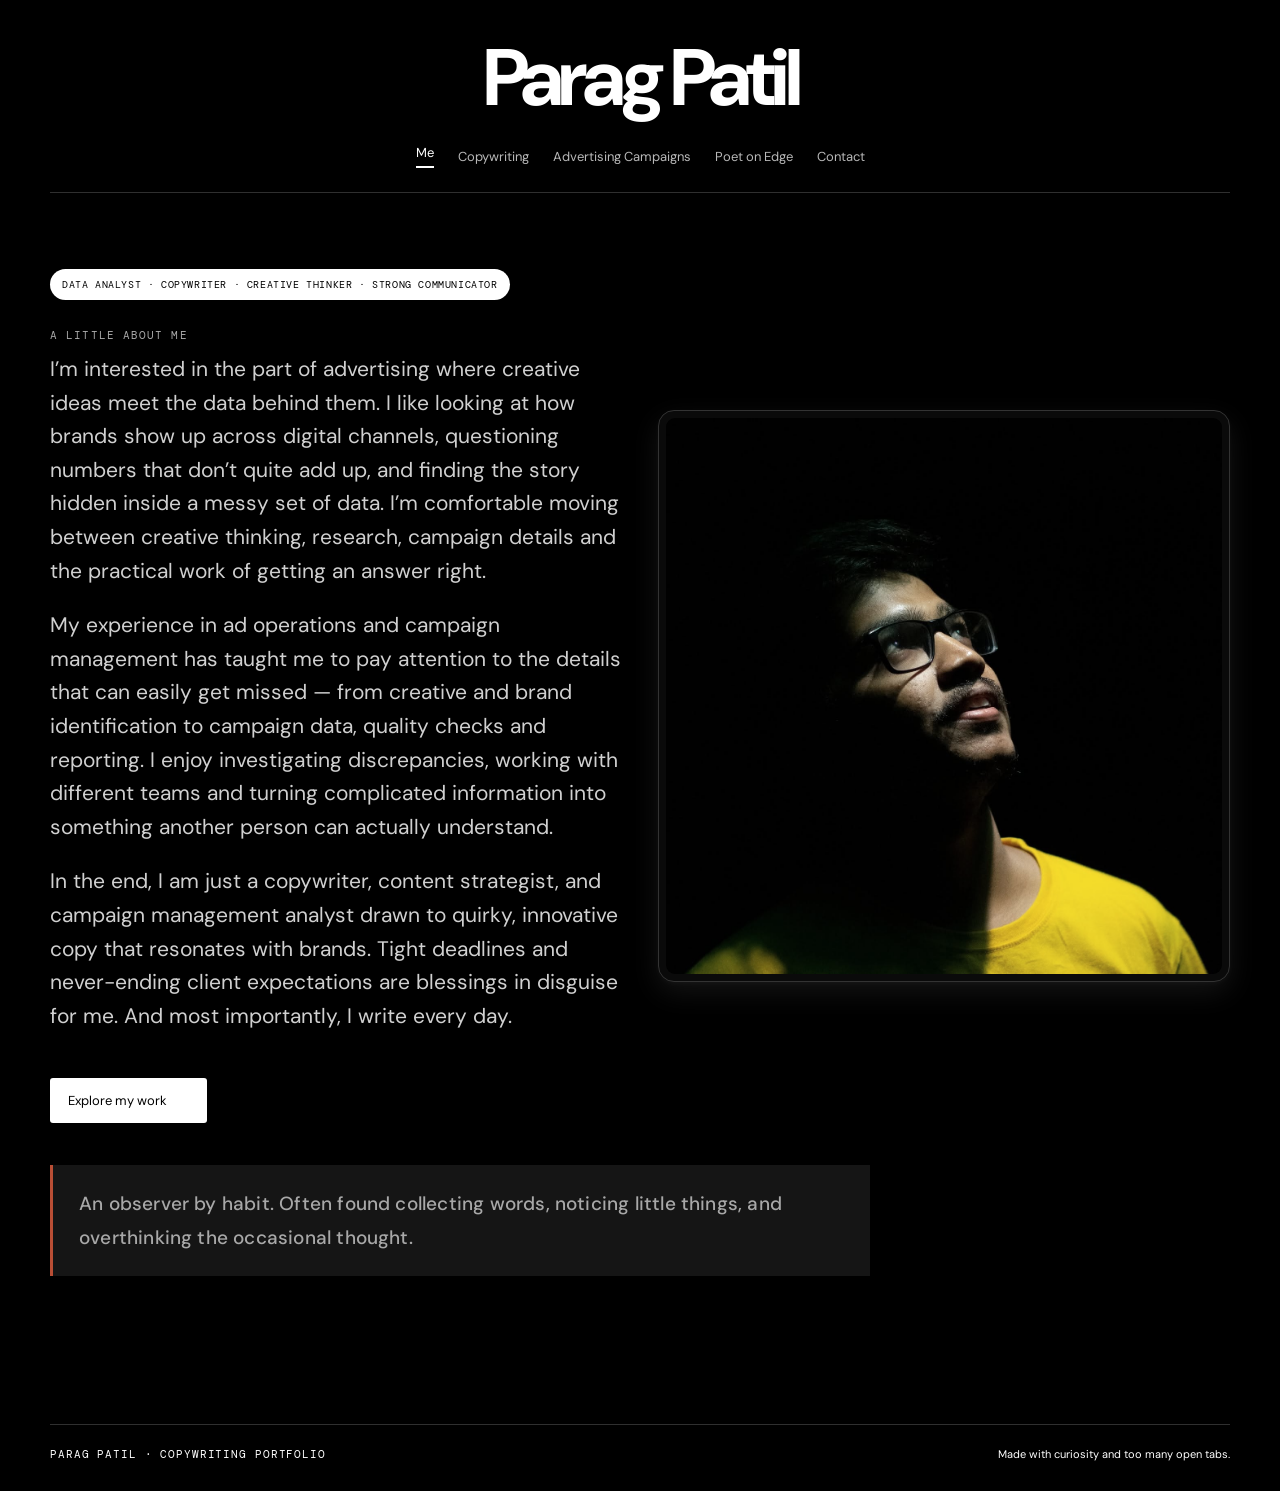
<file: index.html>
<!doctype html>
<html lang="en">
<head>
  <meta charset="utf-8">
  <meta name="viewport" content="width=device-width, initial-scale=1">

  <title>Me — Parag Patil</title>
  <meta name="description" content="Parag Patil — copywriter, content thinker, and collector of interesting lines.">

  <link rel="stylesheet" href="style.css">
</head>

<body>
  <div class="wrap">

    <header class="topbar">
      <a class="brand" href="index.html">Parag Patil</a>

      <nav aria-label="Main navigation">
        <a class="active" href="index.html">Me</a>
        <a href="work.html">Copywriting</a><a href="advertising-campaigns.html">Advertising Campaigns</a>
        <a href="poet-on-edge.html">Poet on Edge</a>
        <a href="contact.html">Contact</a>
      </nav>
    </header>

    <main class="page">
      <section class="hero-row">

        <div class="hero-copy">
          <span class="pill">Data Analyst · Copywriter · Creative thinker · Strong Communicator</span>

          <p class="eyebrow" style="margin-top: 28px">
            A little about me
          </p>

          <p class="intro">
            I’m interested in the part of advertising where creative ideas meet the data behind them. I like looking at how brands show up across digital channels, questioning numbers that don’t quite add up, and finding the story hidden inside a messy set of data. I’m comfortable moving between creative thinking, research, campaign details and the practical work of getting an answer right.
          </p>

          <p class="intro">
            My experience in ad operations and campaign management has taught me to pay attention to the details that can easily get missed — from creative and brand identification to campaign data, quality checks and reporting. I enjoy investigating discrepancies, working with different teams and turning complicated information into something another person can actually understand.
          </p>

          <p class="intro">
            In the end, I am just a copywriter, content strategist, and campaign management analyst drawn to quirky, innovative copy that resonates with brands. Tight deadlines and never-ending client expectations are blessings in disguise for me. And most importantly, I write every day.
          </p>

          <a class="cta" href="work.html">
            Explore my work <span>↗</span>
          </a>
        </div>

      
<div class="hero-image">
  <div class="image-frame">
    <img
      src="images/277002959_3171772359705162_3321285227672881780_n.jpg"
      alt="The Office reaction image chosen for Parag's About page"
    >
  </div>
</div>
      </section>

      <p class="small-note">
         An observer by habit. Often found collecting words, noticing little things,
        and overthinking the occasional thought.
      </p>
    </main>

    <footer class="footer">
      <span class="mono">Parag Patil · Copywriting portfolio</span>
      <span>Made with curiosity and too many open tabs.</span>
    </footer>

  </div>
</body>
</html>
</file>
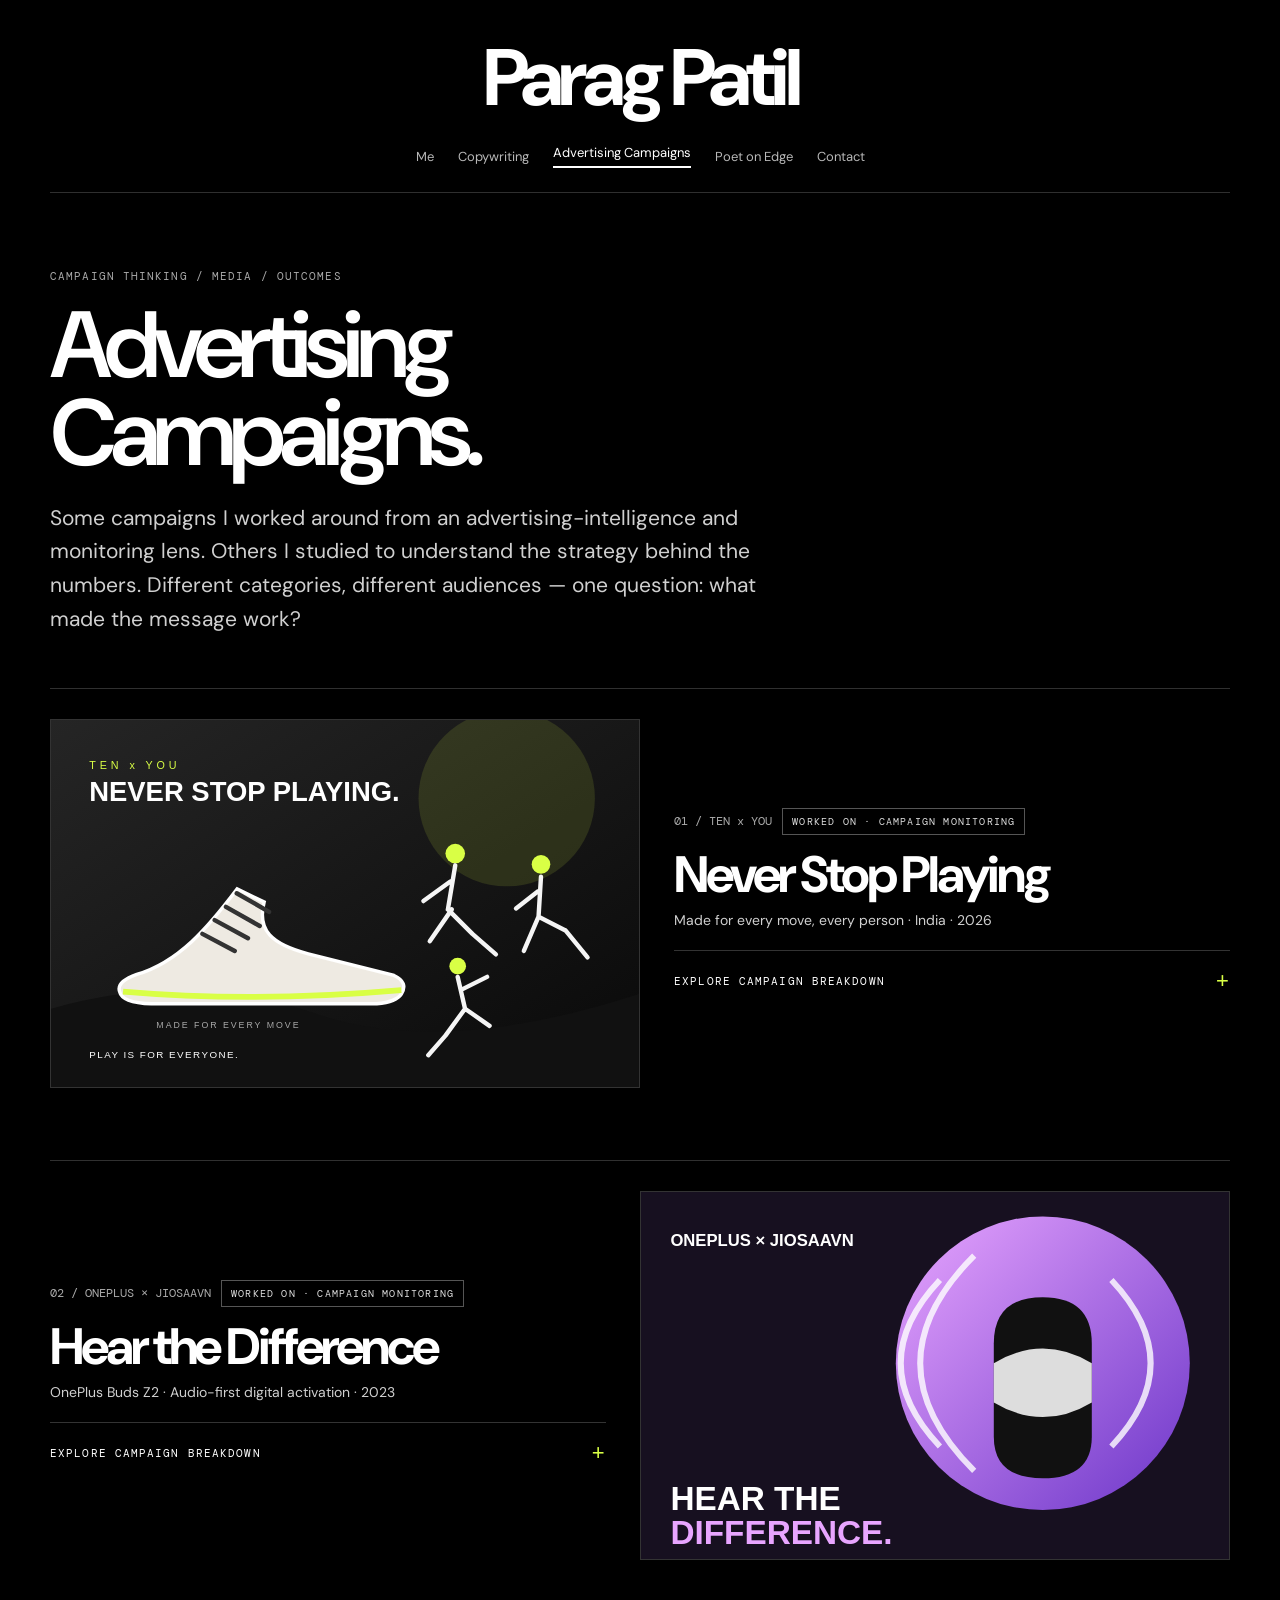
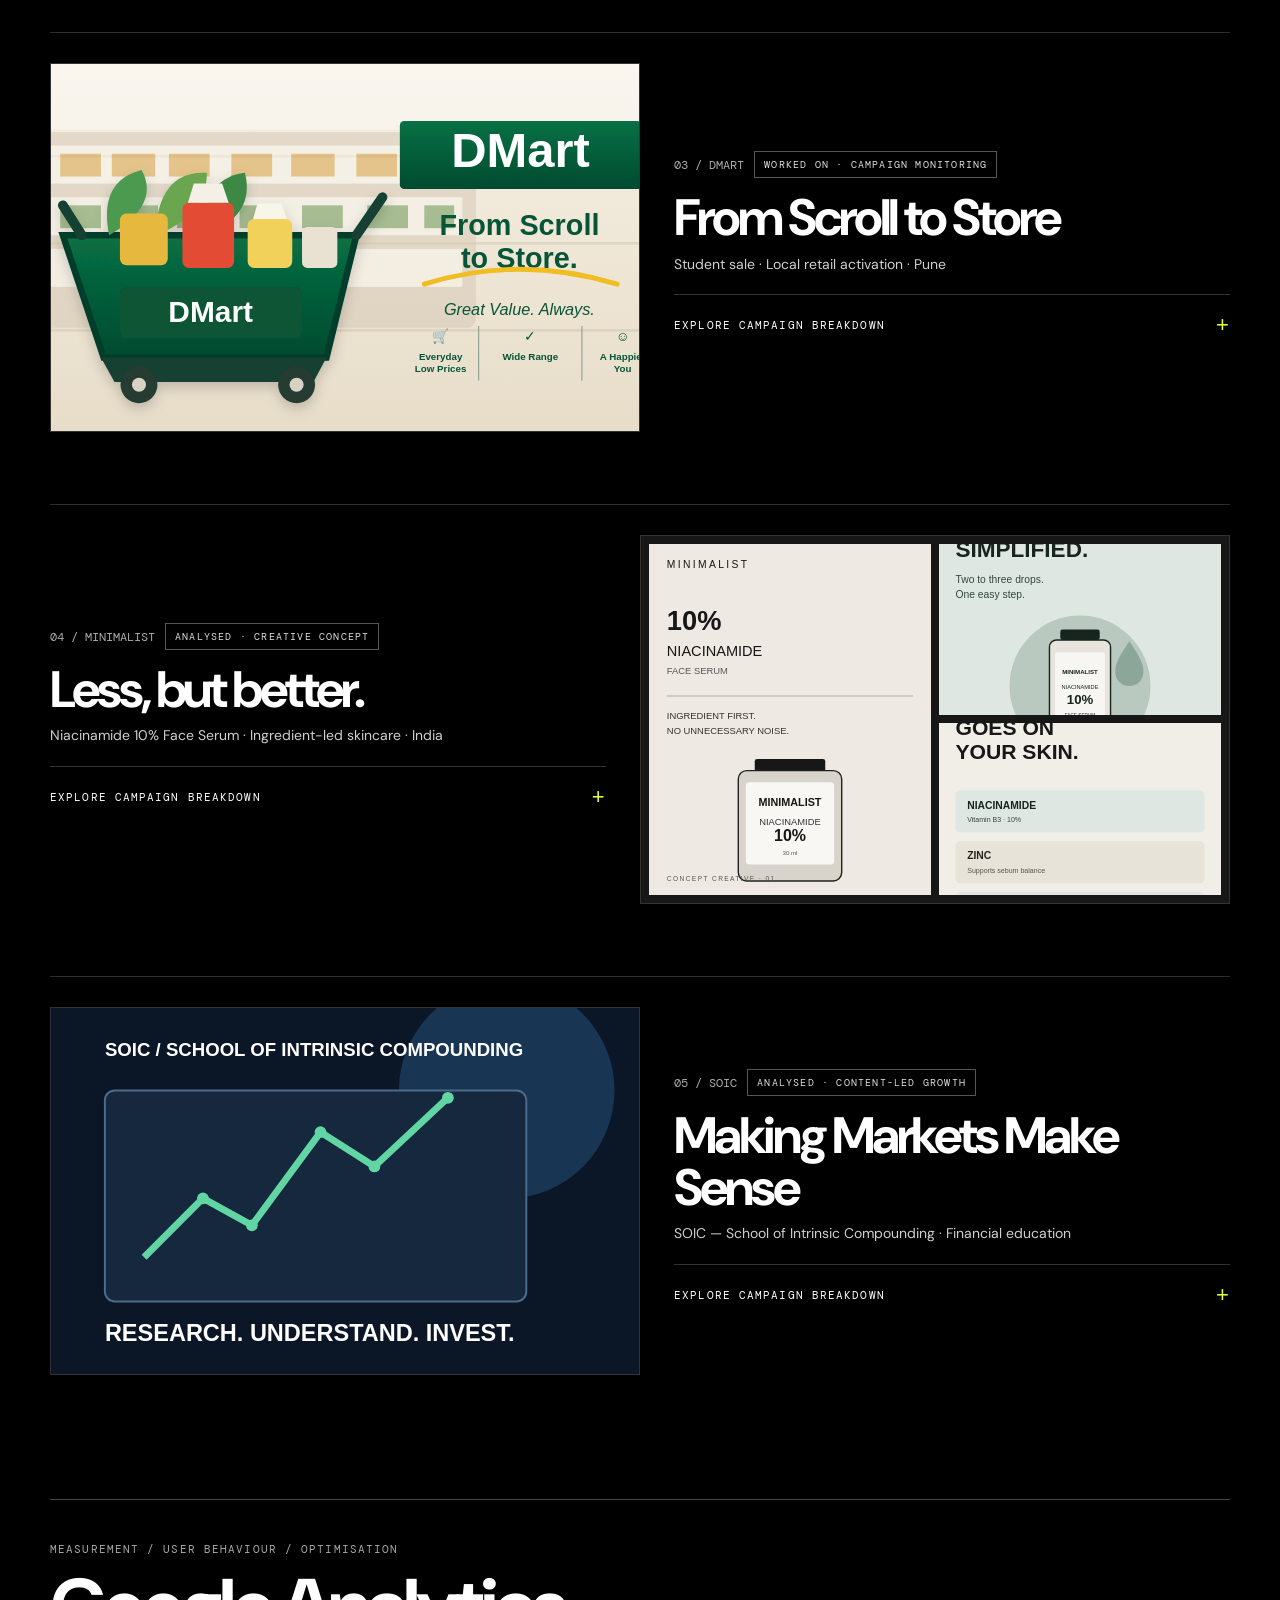
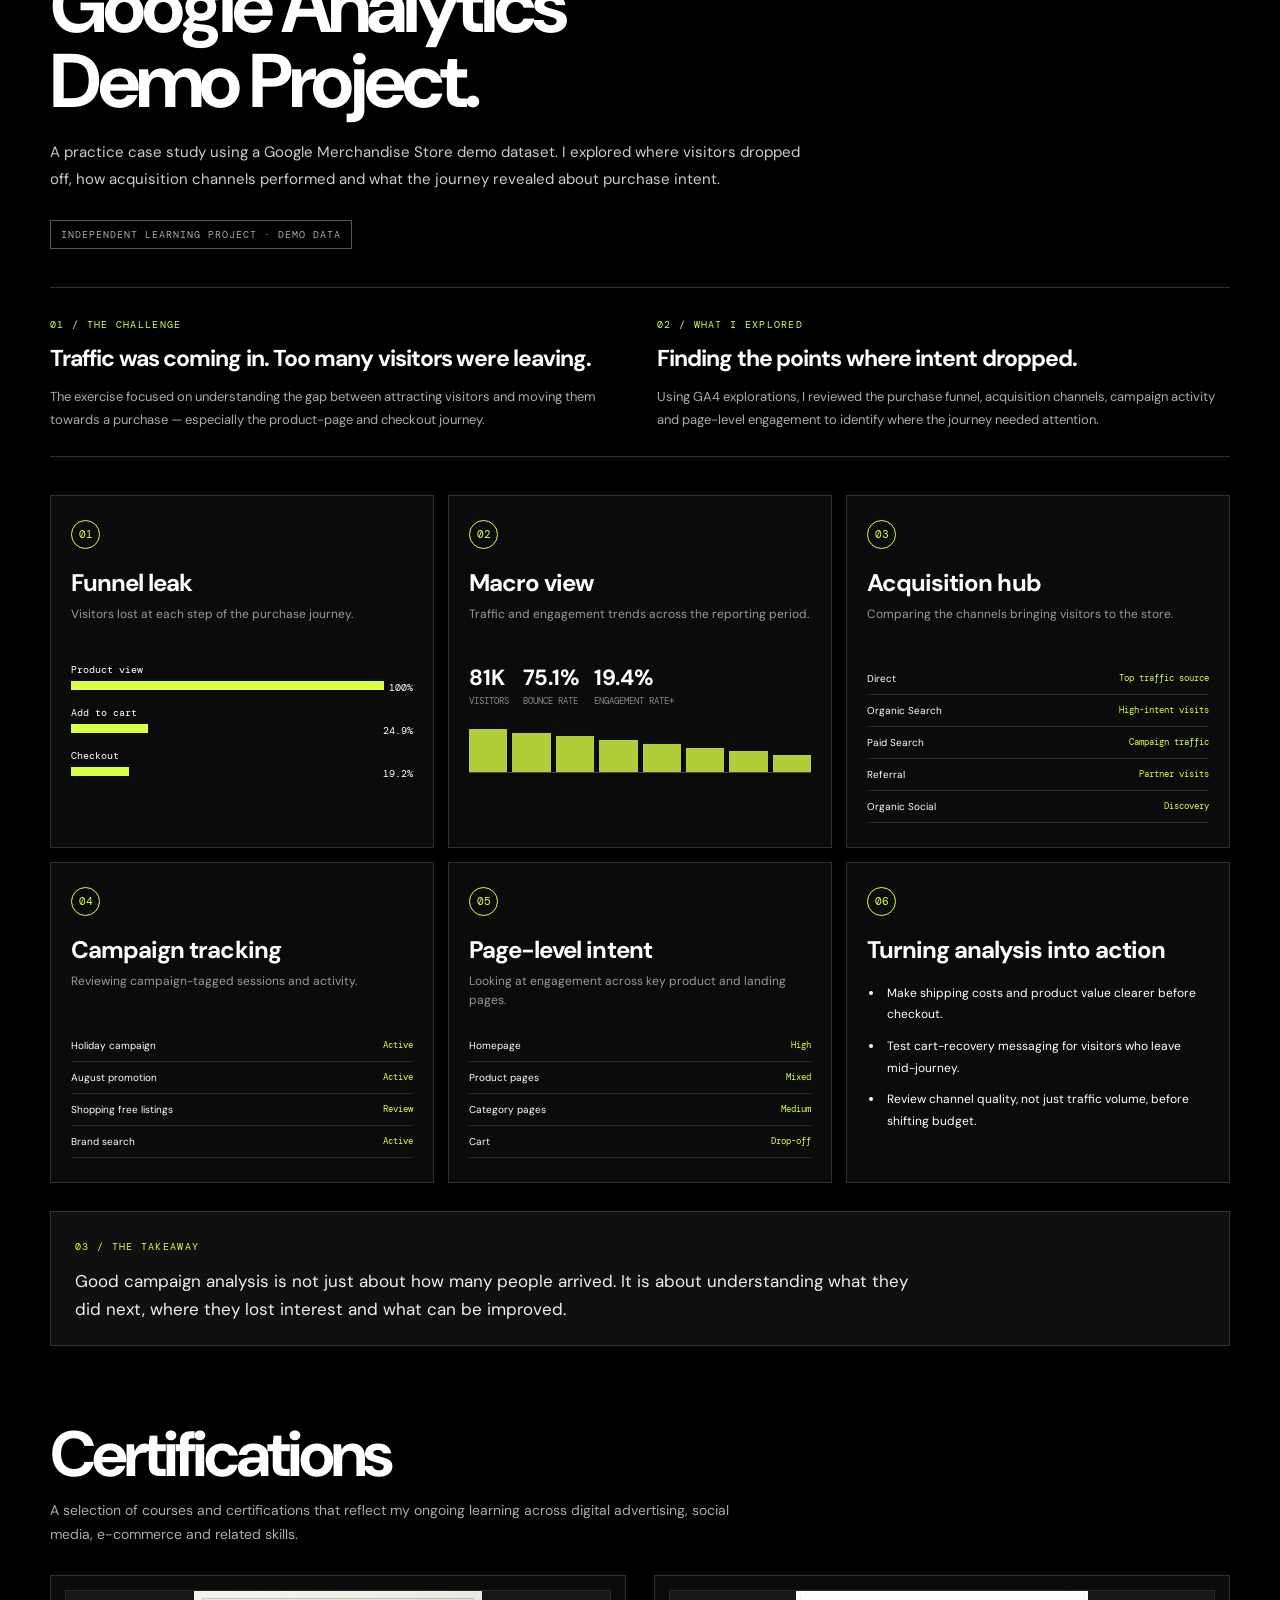
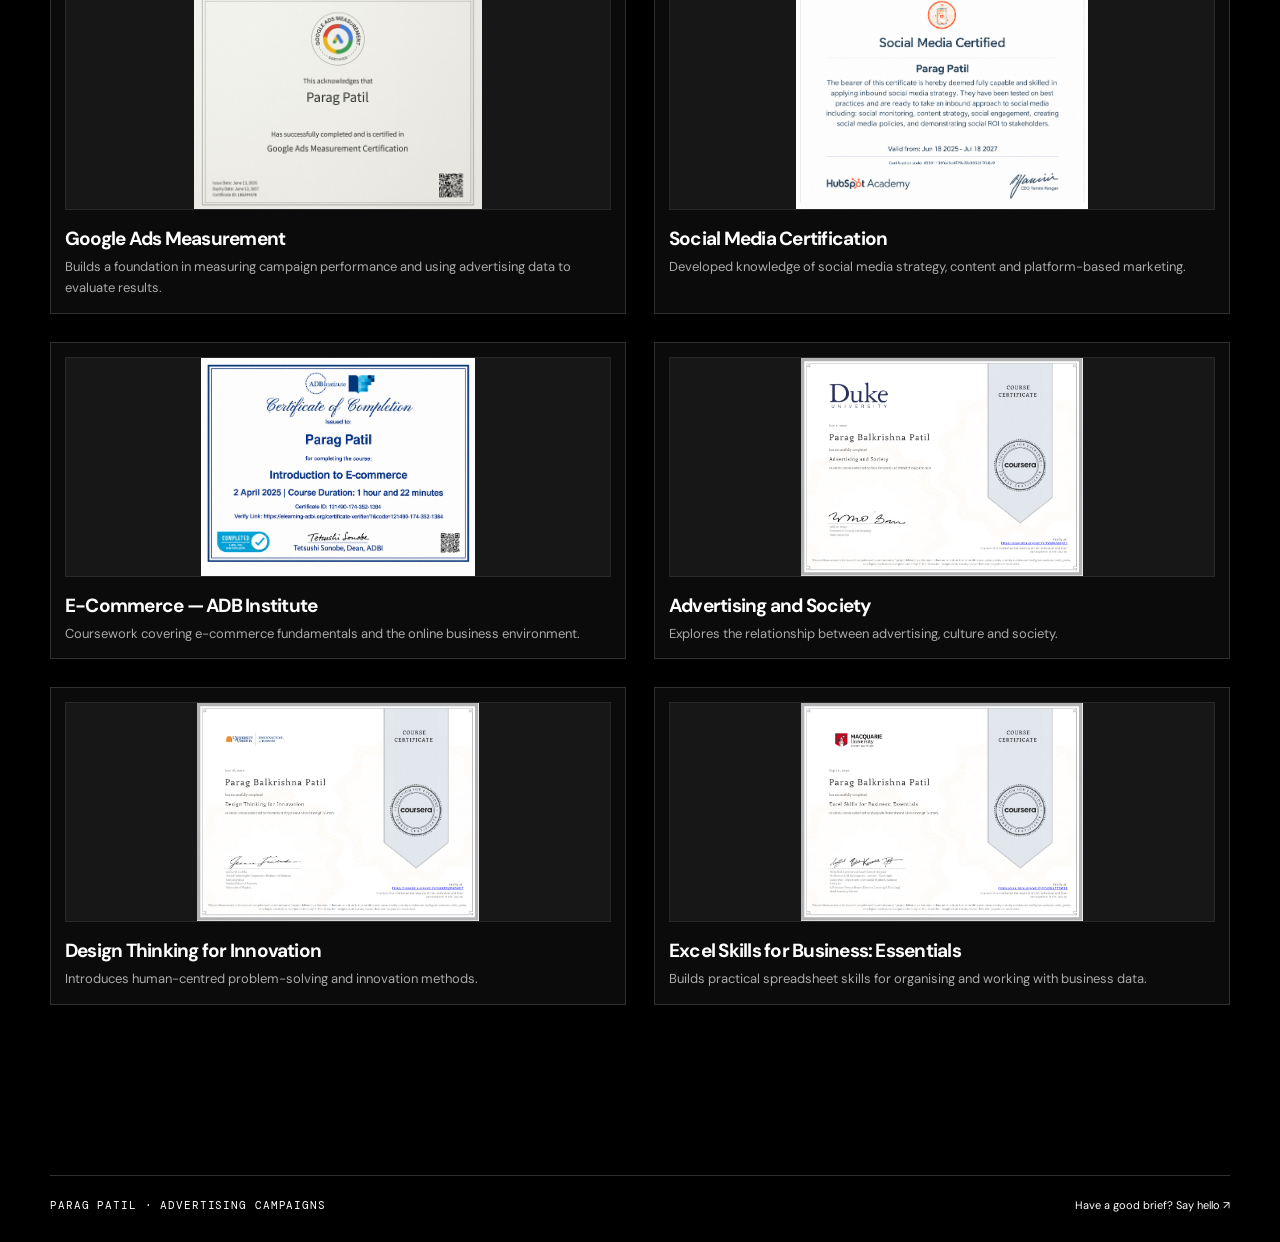
<file: advertising-campaigns.html>
<!doctype html>
<html lang="en">
<head>
<meta charset="utf-8">
<meta name="viewport" content="width=device-width, initial-scale=1">
<title>Advertising Campaigns — Parag Patil</title>
<meta name="description" content="Advertising campaign case studies, campaign monitoring and analysis by Parag Patil.">
<link rel="stylesheet" href="style.css">
<style>
.campaign-intro{max-width:850px;margin-bottom:52px}.campaign-intro h1{max-width:100%;font-size:clamp(48px,8vw,94px);margin:18px 0 24px}.campaign-intro .intro{max-width:760px}
.campaign-list{display:grid;gap:30px}
.campaign{display:grid;grid-template-columns:minmax(0,1.03fr) minmax(0,.97fr);gap:34px;padding:30px 0 42px;border-top:1px solid #303030;align-items:center}
.campaign:nth-child(even){grid-template-columns:minmax(0,.97fr) minmax(0,1.03fr)}
.campaign:nth-child(even) .campaign-art{order:2}
.campaign-art{display:block;width:100%;aspect-ratio:16/10;border:1px solid #333;overflow:hidden;background:#111}
.campaign-art img{width:100%;height:100%;display:block;object-fit:cover}
.minimalist-creatives{display:grid;grid-template-columns:1fr 1fr;grid-template-rows:1fr 1fr;gap:8px;padding:8px;aspect-ratio:16/10;background:#171717}
.minimalist-creatives img{width:100%;height:100%;object-fit:cover;min-height:0}
.minimalist-creatives img:first-child{grid-row:1 / 3}
.campaign-copy{min-width:0}.campaign-meta{display:flex;align-items:center;gap:10px;flex-wrap:wrap;margin-bottom:14px}
.campaign-number{font:12px 'DM Mono',monospace;color:#aaa}.campaign-type{font:10px 'DM Mono',monospace;letter-spacing:.12em;text-transform:uppercase;border:1px solid #555;padding:6px 9px;color:#ddd}
.campaign-copy h2{font-size:clamp(32px,4vw,52px);margin:0 0 7px}.campaign-subtitle{font-size:14px;color:#aaa;margin-bottom:22px}
.campaign-copy h3{font:11px 'DM Mono',monospace;letter-spacing:.12em;text-transform:uppercase;color:#aaa;margin:20px 0 7px}
.campaign-copy p{font-size:14px;line-height:1.75;color:#d0d0d0;margin:0}
.metrics{display:grid;grid-template-columns:repeat(3,minmax(0,1fr));gap:10px;margin-top:20px}
.metric{padding:13px 12px;border:1px solid #303030;background:#0b0b0b}.metric strong{display:block;font-size:clamp(20px,2.6vw,30px);letter-spacing:-.05em;color:#fff}.metric span{display:block;margin-top:4px;color:#999;font:9px 'DM Mono',monospace;letter-spacing:.08em;text-transform:uppercase;line-height:1.5}
.campaign-details{margin-top:18px;border-top:1px solid #333;padding-top:12px}.campaign-details summary{cursor:pointer;list-style:none;color:#fff;font:11px 'DM Mono',monospace;letter-spacing:.1em;text-transform:uppercase;display:flex;align-items:center;justify-content:space-between;padding:5px 0}.campaign-details summary::-webkit-details-marker{display:none}.campaign-details summary:after{content:'+';font:22px Arial;color:#d9ff45}.campaign-details[open] summary:after{content:'−'}.campaign-details[open] summary{margin-bottom:14px}.campaign-details .metrics{margin-top:18px}
.method-note{padding:22px 24px;border:1px solid #333;background:#0b0b0b;margin:46px 0 0;color:#bbb;font-size:13px;line-height:1.8}
.method-note strong{color:#fff}
@media(max-width:760px){.campaign{grid-template-columns:1fr!important;gap:20px;padding:24px 0 32px}.campaign:nth-child(even) .campaign-art{order:0}.metrics{grid-template-columns:repeat(3,minmax(0,1fr))}.metric{padding:11px 8px}.campaign-copy h2{font-size:36px}}
@media(max-width:420px){.metrics{grid-template-columns:repeat(2,minmax(0,1fr))}}

/* CERTIFICATIONS */
.certifications-section{margin:76px 0 70px}
.certifications-section>h2{font-size:clamp(38px,6vw,64px);margin:0 0 12px}
.certifications-intro{max-width:720px;color:#aaa;font-size:14px;line-height:1.7;margin:0 0 28px}
.certification-grid{display:grid;grid-template-columns:repeat(2,minmax(0,1fr));gap:28px}
.certification-card{min-width:0;border:1px solid #303030;background:#0b0b0b;padding:14px}
.certification-preview{height:220px;display:flex;align-items:center;justify-content:center;background:#171717;border:1px solid #292929;overflow:hidden}
.certification-preview img{width:100%;height:100%;object-fit:contain}
.certification-file{display:flex;flex-direction:column;align-items:center;justify-content:center;gap:10px;color:#ddd;font:12px 'DM Mono',monospace;letter-spacing:.1em;text-transform:uppercase}
.certification-file span:first-child{font-size:42px;color:#d9ff45}
.certification-card h3{font-size:19px;margin:16px 0 6px;color:#fff}
.certification-card p{font-size:13px;line-height:1.6;color:#aaa;margin:0}
@media(max-width:650px){.certification-grid{grid-template-columns:1fr}.certification-preview{height:200px}}

/* GOOGLE ANALYTICS DEMO PROJECT */
.analytics-project{margin:82px 0 76px;padding:42px 0 0;border-top:1px solid #444}
.analytics-heading{max-width:850px;margin-bottom:36px}
.analytics-heading h2{font-size:clamp(42px,7vw,76px);line-height:.98;letter-spacing:-.055em;margin:14px 0 20px}
.analytics-lead{max-width:760px;color:#ccc;font-size:15px;line-height:1.8}
.analytics-disclaimer{display:inline-block;margin:12px 0 0;padding:7px 10px;border:1px solid #555;color:#aaa;font:10px 'DM Mono',monospace;letter-spacing:.1em;text-transform:uppercase}
.analytics-story{display:grid;grid-template-columns:1fr 1fr;gap:34px;margin:38px 0;padding:24px 0;border-top:1px solid #303030;border-bottom:1px solid #303030}
.analytics-kicker{font:10px 'DM Mono',monospace;letter-spacing:.13em;color:#d9ff45}
.analytics-story h3{font-size:23px;line-height:1.2;margin:12px 0}
.analytics-story p{font-size:13px;line-height:1.8;color:#aaa;margin:0}
.analytics-dashboard-grid{display:grid;grid-template-columns:repeat(3,minmax(0,1fr));gap:14px}
.analytics-panel{position:relative;min-height:260px;padding:24px 20px;border:1px solid #303030;background:#0b0b0b;overflow:hidden}
.analytics-index{display:inline-flex;align-items:center;justify-content:center;width:29px;height:29px;border:1px solid #d9ff45;border-radius:50%;font:11px 'DM Mono',monospace;color:#d9ff45}
.analytics-panel h3{font-size:24px;letter-spacing:-.04em;margin:18px 0 7px}
.analytics-panel>p{font-size:12px;line-height:1.6;color:#999;min-height:38px;margin:0 0 20px}
.funnel-bars{display:grid;gap:12px}.funnel-bars div{display:grid;grid-template-columns:1fr auto;gap:5px;font:10px 'DM Mono',monospace;color:#aaa}.funnel-bars i{grid-column:1/2;display:block;height:9px;background:#d9ff45;max-width:100%}.funnel-bars b{grid-column:2;grid-row:2;color:#fff;font-weight:400}
.macro-stats{display:flex;gap:14px;flex-wrap:wrap}.macro-stats div{display:flex;flex-direction:column;gap:3px}.macro-stats b{font-size:22px;color:#fff}.macro-stats span{font:9px 'DM Mono',monospace;color:#888;text-transform:uppercase}
.trend-line{height:48px;margin-top:18px;display:flex;align-items:end;gap:5px;border-bottom:1px solid #444}.trend-line span{flex:1;background:#d9ff45;opacity:.8}.trend-line span:nth-child(1){height:90%}.trend-line span:nth-child(2){height:82%}.trend-line span:nth-child(3){height:75%}.trend-line span:nth-child(4){height:68%}.trend-line span:nth-child(5){height:58%}.trend-line span:nth-child(6){height:51%}.trend-line span:nth-child(7){height:44%}.trend-line span:nth-child(8){height:36%}
.channel-list,.campaign-rows,.page-rows{display:grid;gap:0}.channel-list div,.campaign-rows div,.page-rows div{display:flex;justify-content:space-between;gap:8px;padding:9px 0;border-bottom:1px solid #292929;font-size:10px;color:#bbb}.channel-list b,.campaign-rows b,.page-rows b{font:9px 'DM Mono',monospace;color:#d9ff45;text-align:right}
.analytics-actions ul{padding-left:17px;margin:18px 0 0;color:#bbb;font-size:12px;line-height:1.8}.analytics-actions li{padding:0 0 10px 3px}
.analytics-takeaway{margin:28px 0 0;padding:22px 24px;border:1px solid #333;background:#101010}.analytics-takeaway p{font-size:17px;line-height:1.65;color:#eee;max-width:850px;margin:12px 0 0}
.analytics-footnote{font-size:10px;line-height:1.7;color:#777;margin:14px 0 0}
@media(max-width:760px){.analytics-dashboard-grid{grid-template-columns:repeat(2,minmax(0,1fr))}.analytics-story{grid-template-columns:1fr;gap:22px}}
@media(max-width:520px){.analytics-dashboard-grid{grid-template-columns:1fr}.analytics-panel{min-height:230px}.analytics-project{margin-top:60px;padding-top:30px}}
\n</style>
</head>
<body><div class="wrap">
<header class="topbar"><a class="brand" href="index.html">Parag Patil<span> / WORDS &amp; IDEAS</span></a>
<nav aria-label="Main navigation"><a href="index.html">Me</a><a href="work.html">Copywriting</a><a class="active" href="advertising-campaigns.html">Advertising Campaigns</a><a href="poet-on-edge.html">Poet on Edge</a><a href="contact.html">Contact</a></nav></header>
<main class="page">
<section class="campaign-intro"><p class="eyebrow">Campaign thinking / media / outcomes</p><h1>Advertising<br>Campaigns.</h1><p class="intro">Some campaigns I worked around from an advertising-intelligence and monitoring lens. Others I studied to understand the strategy behind the numbers. Different categories, different audiences — one question: what made the message work?</p></section>
<section class="campaign-list" aria-label="Advertising campaign case studies">
<article class="campaign">
<div class="campaign-art"><img src="images/campaign-tenxyou.svg" alt="Original editorial illustration for Ten x You's inclusive Never Stop Playing campaign"></div>
<div class="campaign-copy"><div class="campaign-meta"><span class="campaign-number">01 / TEN x YOU</span><span class="campaign-type">Worked on · Campaign monitoring</span></div><h2>Never Stop Playing</h2><p class="campaign-subtitle">Made for every move, every person · India · 2026</p><details class="campaign-details"><summary>Explore campaign breakdown</summary>
<h3>The challenge</h3><p>Make sport and movement feel welcoming to everyone — not just professional athletes or people who already identify as sporty.</p>
<h3>The idea &amp; execution</h3><p>Ten x You's “Never Stop Playing” campaign, led by Sachin Tendulkar, celebrates everyday play and movement. It brings the focus beyond competitive sport to the many ways people participate — from running and cycling to dance, fitness and casual games.</p>
<h3>My lens</h3><p>Campaign monitoring and advertising intelligence: looking at the brand message, creative direction and how the campaign positions the brand for a broad, inclusive audience.</p>
<div class="metrics"><div class="metric"><strong>15M+</strong><span>Reported engagements in 24 hours</span></div><div class="metric"><strong>2026</strong><span>Campaign launch</span></div><div class="metric"><strong>Everyone</strong><span>Inclusive audience</span></div></div>
</details></div></article>
<article class="campaign">
<div class="campaign-art"><img src="images/campaign-jiosaavn.svg" alt="Original editorial illustration of wireless earbuds and sound waves for the OnePlus and JioSaavn case study"></div>
<div class="campaign-copy"><div class="campaign-meta"><span class="campaign-number">02 / ONEPLUS × JIOSAAVN</span><span class="campaign-type">Worked on · Campaign monitoring</span></div><h2>Hear the Difference</h2><p class="campaign-subtitle">OnePlus Buds Z2 · Audio-first digital activation · 2023</p><details class="campaign-details"><summary>Explore campaign breakdown</summary><h3>The challenge</h3><p>Showcase noise cancellation in a way people could understand immediately, rather than simply listing a technical feature.</p>
<h3>The idea &amp; execution</h3><p>An ASMR-style in-app audio ad on JioSaavn used the contrast between traffic noise and quiet to demonstrate the product benefit. The media idea made the listening environment part of the demonstration.</p>
<h3>My lens</h3><p>Campaign monitoring and creative/ad intelligence — looking at how the brand message, format and platform worked together. The reported results below belong to the campaign overall.</p>
<div class="metrics"><div class="metric"><strong>22M</strong><span>Impressions</span></div><div class="metric"><strong>2.4%</strong><span>Male CTR</span></div><div class="metric"><strong>2.0%</strong><span>Female CTR</span></div></div></details></div></article>
<article class="campaign">
<div class="campaign-art"><img src="images/campaign-dmart.svg" alt="Original editorial illustration of a value-focused retail shopping basket for the DMart student sale case study"></div>
<div class="campaign-copy"><div class="campaign-meta"><span class="campaign-number">03 / DMART</span><span class="campaign-type">Worked on · Campaign monitoring</span></div><h2>From Scroll to Store</h2><p class="campaign-subtitle">Student sale · Local retail activation · Pune</p><details class="campaign-details"><summary>Explore campaign breakdown</summary><h3>The challenge</h3><p>Make a physical retail sale relevant to students online, then move that attention towards a landing page and store discovery.</p>
<h3>The idea &amp; execution</h3><p>The case study describes mobile-first static ads and carousel GIFs, student-focused messaging, local targeting and a landing-page journey designed to connect digital interest with store intent.</p>
<h3>My lens</h3><p>Advertising intelligence and campaign monitoring: observing creative formats, messaging and distribution. The figures are published results from the agency case study, not numbers attributed to my individual work.</p>
<div class="metrics"><div class="metric"><strong>13.43L</strong><span>People reached</span></div><div class="metric"><strong>53K</strong><span>Landing-page clicks</span></div><div class="metric"><strong>55K</strong><span>Post engagements</span></div></div></details></div></article>
<article class="campaign">
<div class="campaign-art minimalist-creatives">
<img src="images/campaign-minimalist-01.svg" alt="Minimalist concept creative: ingredient-first Niacinamide 10% serum poster">
<img src="images/campaign-minimalist-02.svg" alt="Minimalist concept creative: simple skincare routine poster">
<img src="images/campaign-minimalist-03.svg" alt="Minimalist concept creative: oil-balance and skin texture poster">
</div>
<div class="campaign-copy"><div class="campaign-meta"><span class="campaign-number">04 / MINIMALIST</span><span class="campaign-type">Analysed · Creative concept</span></div><h2>Less, but better.</h2><p class="campaign-subtitle">Niacinamide 10% Face Serum · Ingredient-led skincare · India</p><details class="campaign-details"><summary>Explore campaign breakdown</summary><h3>The challenge</h3><p>Skincare shoppers face crowded shelves and complicated claims. The opportunity is to make the product's purpose and key ingredients easy to understand at a glance.</p>
<h3>The idea &amp; creative direction</h3><p>A three-part social campaign built around clarity: (1) lead with the active ingredient and its role, (2) show the serum as one simple step in a routine, and (3) explain the formula's oil-balancing positioning. Clean layouts, restrained colour and close-up product imagery keep attention on the formula rather than exaggerated promises.</p>
<h3>Creative 01 — Ingredient first</h3><p>“10% Niacinamide. No unnecessary noise.” A product-led visual that makes the active and its role the hero.</p>
<h3>Creative 02 — Keep the routine simple</h3><p>“Two to three drops. One easy step.” A routine-focused execution that makes usage feel straightforward.</p>
<h3>Creative 03 — Know what goes on your skin</h3><p>“Niacinamide + Zinc + Matmarine.” An ingredient breakdown that turns the formula into an easy-to-scan story.</p>
<h3>What I took from it</h3><p>The concept translates product information into three distinct content angles: awareness, usage and ingredient education. These are portfolio concepts, not official Minimalist advertisements, and no campaign performance is claimed.</p></details></div></article>
<article class="campaign">
<div class="campaign-art"><img src="images/campaign-soic.svg" alt="Original editorial illustration of an investor studying a stock chart on a screen for the SOIC analysis"></div>
<div class="campaign-copy"><div class="campaign-meta"><span class="campaign-number">05 / SOIC</span><span class="campaign-type">Analysed · Content-led growth</span></div><h2>Making Markets Make Sense</h2><p class="campaign-subtitle">SOIC — School of Intrinsic Compounding · Financial education</p><details class="campaign-details"><summary>Explore campaign breakdown</summary><h3>The challenge</h3><p>Make investing and business analysis easier to approach without reducing complex ideas to shallow tips or hype.</p>
<h3>The content approach</h3><p>SOIC builds its proposition around educational videos, webinars, research, industry deep-dives and investing case studies. Its content turns company results and market themes into structured learning for an investor audience.</p>
<h3>What I took from it</h3><p>A strong content brand earns attention by being useful and consistent. The editorial opportunity is to package complex research into clear hooks, accessible explanations and repeatable formats — while keeping financial claims responsible.</p>
<div class="metrics"><div class="metric"><strong>523K</strong><span>YouTube subscribers*</span></div><div class="metric"><strong>43.2M</strong><span>Channel views*</span></div><div class="metric"><strong>580</strong><span>Videos published*</span></div></div>
<p style="font-size:11px;color:#888;margin-top:9px">*Third-party channel snapshot, checked 2 November 2026; not campaign-attributed results.</p></details></div></article>
</section>

<section class="analytics-project" aria-labelledby="analytics-project-title">
  <div class="analytics-heading">
    <p class="eyebrow">Measurement / user behaviour / optimisation</p>
    <h2 id="analytics-project-title">Google Analytics<br>Demo Project.</h2>
    <p class="analytics-lead">A practice case study using a Google Merchandise Store demo dataset. I explored where visitors dropped off, how acquisition channels performed and what the journey revealed about purchase intent.</p>
    <p class="analytics-disclaimer">Independent learning project · Demo data</p>
  </div>
  <div class="analytics-story">
    <div><span class="analytics-kicker">01 / THE CHALLENGE</span><h3>Traffic was coming in. Too many visitors were leaving.</h3><p>The exercise focused on understanding the gap between attracting visitors and moving them towards a purchase — especially the product-page and checkout journey.</p></div>
    <div><span class="analytics-kicker">02 / WHAT I EXPLORED</span><h3>Finding the points where intent dropped.</h3><p>Using GA4 explorations, I reviewed the purchase funnel, acquisition channels, campaign activity and page-level engagement to identify where the journey needed attention.</p></div>
  </div>
  <div class="analytics-dashboard-grid">
    <article class="analytics-panel">
      <span class="analytics-index">01</span><h3>Funnel leak</h3><p>Visitors lost at each step of the purchase journey.</p>
      <div class="funnel-bars"><div><span>Product view</span><i style="width:100%"></i><b>100%</b></div><div><span>Add to cart</span><i style="width:25%"></i><b>24.9%</b></div><div><span>Checkout</span><i style="width:19%"></i><b>19.2%</b></div></div>
    </article>
    <article class="analytics-panel">
      <span class="analytics-index">02</span><h3>Macro view</h3><p>Traffic and engagement trends across the reporting period.</p>
      <div class="macro-stats"><div><b>81K</b><span>Visitors</span></div><div><b>75.1%</b><span>Bounce rate</span></div><div><b>19.4%</b><span>Engagement rate*</span></div></div>
      <div class="trend-line"><span></span><span></span><span></span><span></span><span></span><span></span><span></span><span></span></div>
    </article>
    <article class="analytics-panel">
      <span class="analytics-index">03</span><h3>Acquisition hub</h3><p>Comparing the channels bringing visitors to the store.</p>
      <div class="channel-list"><div><span>Direct</span><b>Top traffic source</b></div><div><span>Organic Search</span><b>High-intent visits</b></div><div><span>Paid Search</span><b>Campaign traffic</b></div><div><span>Referral</span><b>Partner visits</b></div><div><span>Organic Social</span><b>Discovery</b></div></div>
    </article>
    <article class="analytics-panel">
      <span class="analytics-index">04</span><h3>Campaign tracking</h3><p>Reviewing campaign-tagged sessions and activity.</p>
      <div class="campaign-rows"><div><span>Holiday campaign</span><b>Active</b></div><div><span>August promotion</span><b>Active</b></div><div><span>Shopping free listings</span><b>Review</b></div><div><span>Brand search</span><b>Active</b></div></div>
    </article>
    <article class="analytics-panel">
      <span class="analytics-index">05</span><h3>Page-level intent</h3><p>Looking at engagement across key product and landing pages.</p>
      <div class="page-rows"><div><span>Homepage</span><b>High</b></div><div><span>Product pages</span><b>Mixed</b></div><div><span>Category pages</span><b>Medium</b></div><div><span>Cart</span><b>Drop-off</b></div></div>
    </article>
    <article class="analytics-panel analytics-actions">
      <span class="analytics-index">06</span><h3>Turning analysis into action</h3><ul><li>Make shipping costs and product value clearer before checkout.</li><li>Test cart-recovery messaging for visitors who leave mid-journey.</li><li>Review channel quality, not just traffic volume, before shifting budget.</li></ul>
    </article>
  </div>
  <div class="analytics-takeaway"><span class="analytics-kicker">03 / THE TAKEAWAY</span><p>Good campaign analysis is not just about how many people arrived. It is about understanding what they did next, where they lost interest and what can be improved.</p></div>
  <p class="analytics-footnote"></p>
</section>

<section class="certifications-section" aria-labelledby="certifications-heading">
  <h2 id="certifications-heading">Certifications</h2>
  <p class="certifications-intro">A selection of courses and certifications that reflect my ongoing learning across digital advertising, social media, e-commerce and related skills.</p>
  <div class="certification-grid">
    <article class="certification-card">
      
        <div class="certification-preview"><img src="Cerificate/Parag%20Ads%20measurement.png" alt="Google Ads Measurement certification"></div>
        <h3>Google Ads Measurement</h3>
        <p>Builds a foundation in measuring campaign performance and using advertising data to evaluate results.</p>
      
    </article>
    <article class="certification-card">
      
        <div class="certification-preview"><img src="Cerificate/Parag%20Social%20Media%20Certification%20for%20Parag%20Patil.png" alt="Social Media certification"></div>
        <h3>Social Media Certification</h3>
        <p>Developed knowledge of social media strategy, content and platform-based marketing.</p>
      
    </article>
    <article class="certification-card">
      
        <div class="certification-preview"><img src="Cerificate/Parag-ADB%20Institute%20E-Commerce%20Certificate.png" alt="ADB Institute E-Commerce certificate"></div>
        <h3>E-Commerce — ADB Institute</h3>
        <p>Coursework covering e-commerce fundamentals and the online business environment.</p>
      
    </article>
    <article class="certification-card">
      
        <div class="certification-preview"><img src="Cerificate/Advertising_and_Society.png" alt="Advertising and Society certificate"></div>
        <h3>Advertising and Society</h3>
        <p>Explores the relationship between advertising, culture and society.</p>
      
    </article>
    <article class="certification-card">
      
        <div class="certification-preview"><img src="Cerificate/Design_Thinking_for_Innovation.png" alt="Design Thinking for Innovation certificate"></div>
        <h3>Design Thinking for Innovation</h3>
        <p>Introduces human-centred problem-solving and innovation methods.</p>
      
    </article>
    <article class="certification-card">
      
        <div class="certification-preview"><img src="Cerificate/Excel_Skills_for_Business_Essentials.png" alt="Excel Skills for Business Essentials certificate"></div>
        <h3>Excel Skills for Business: Essentials</h3>
        <p>Builds practical spreadsheet skills for organising and working with business data.</p>
      
    </article>
  </div>
</section>
</main>
<footer class="footer"><span class="mono">Parag Patil · Advertising Campaigns</span><span><a href="contact.html">Have a good brief? Say hello ↗</a></span></footer>
</div></body></html>
</file>
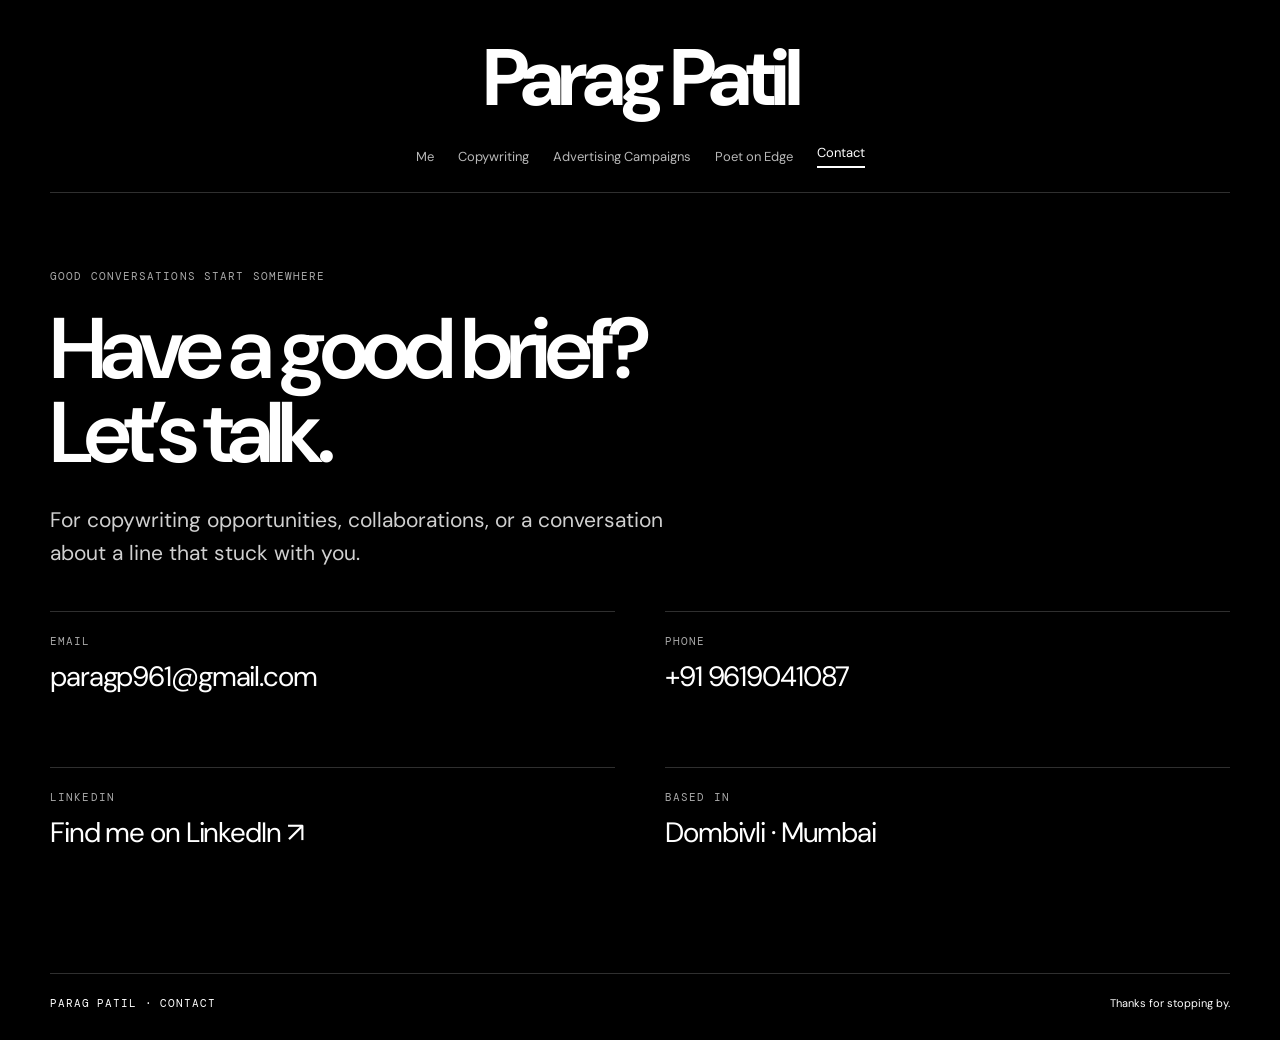
<file: contact.html>
<!doctype html>
<html lang="en">
<head>
  <meta charset="utf-8">
  <meta name="viewport" content="width=device-width, initial-scale=1">

  <title>Contact — Parag Patil</title>
  <meta name="description" content="Contact Parag Patil for copywriting, content and creative collaborations.">

  <link rel="stylesheet" href="style.css">
</head>

<body>
  <div class="wrap">

    <!-- Header and navigation -->
    <header class="topbar">
      <a class="brand" href="index.html">
        Parag Patil<span> / WORDS &amp; IDEAS</span>
      </a>

      <nav aria-label="Main navigation">
        <a href="index.html">Me</a>
        <a href="work.html">Copywriting</a><a href="advertising-campaigns.html">Advertising Campaigns</a>
        <a href="poet-on-edge.html">Poet on Edge</a>
        <a class="active" href="contact.html">Contact</a>
      </nav>
    </header>

    <!-- Main content -->
    <main class="page">

      <p class="eyebrow">Good conversations start somewhere</p>

      <h1 class="contact-huge">
        Have a good brief?<br>
        Let’s talk.
      </h1>

      <p class="intro">
        For copywriting opportunities, collaborations, or a conversation about a line that stuck with you.
      </p>

      <div class="contact-grid">

        <!-- Email -->
        <div class="contact-item">
          <span class="label">Email</span>
          <a href="mailto:paragp961@gmail.com" class="value">
            paragp961@gmail.com
          </a>
        </div>

        <!-- Phone -->
        <div class="contact-item">
          <span class="label">Phone</span>
          <a href="tel:+919619041087" class="value">
            +91 9619041087
          </a>
        </div>

        <!-- LinkedIn -->
        <div class="contact-item">
          <span class="label">LinkedIn</span>
          <a
            href="https://www.linkedin.com/in/parag-patil-4b0718184/?isSelfProfile=true"
            target="_blank"
            rel="noopener noreferrer"
          >
            Find me on LinkedIn ↗
          </a>
        </div>

        <!-- Location -->
        <div class="contact-item">
          <span class="label">Based in</span>
          <span class="value">Dombivli · Mumbai</span>
        </div>

      </div>

    </main>

    <!-- Footer -->
    <footer class="footer">
      <span class="mono">Parag Patil · Contact</span>
      <span>Thanks for stopping by.</span>
    </footer>

  </div>
</body>
</html>
</file>
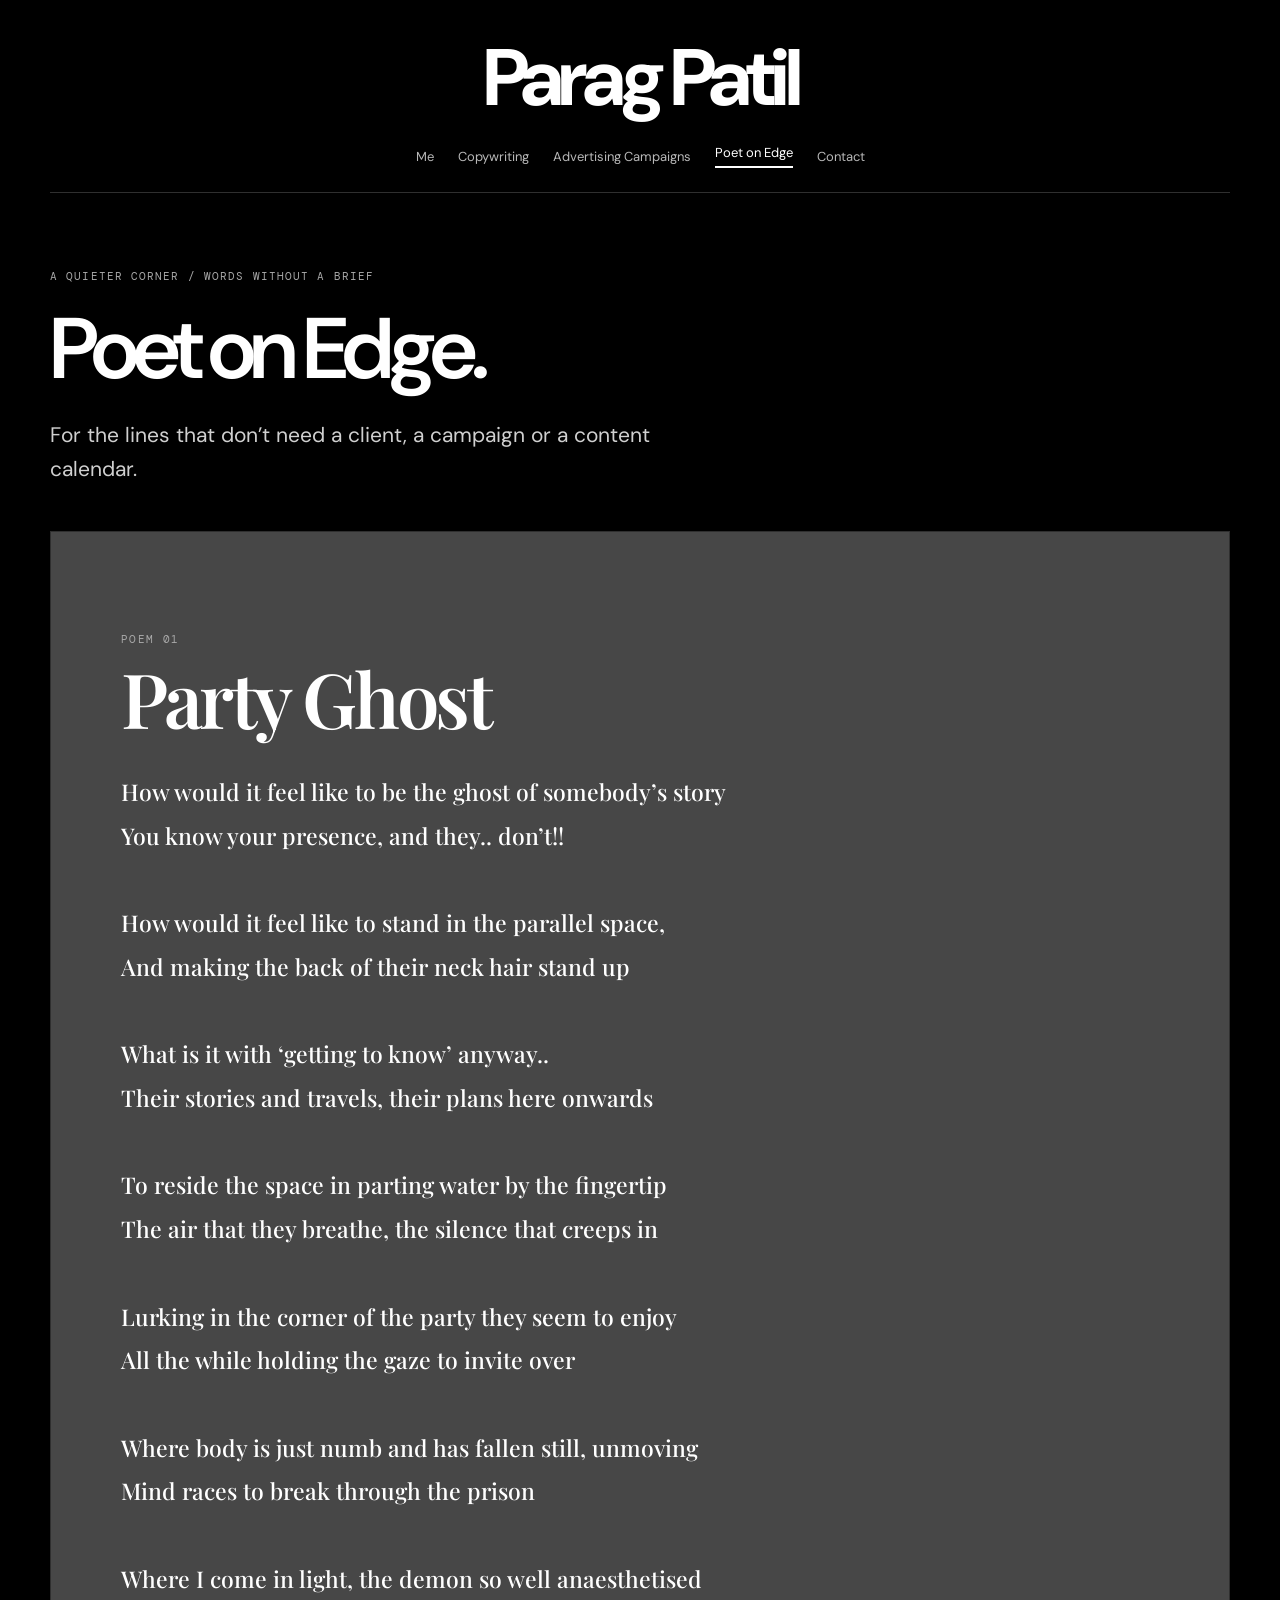
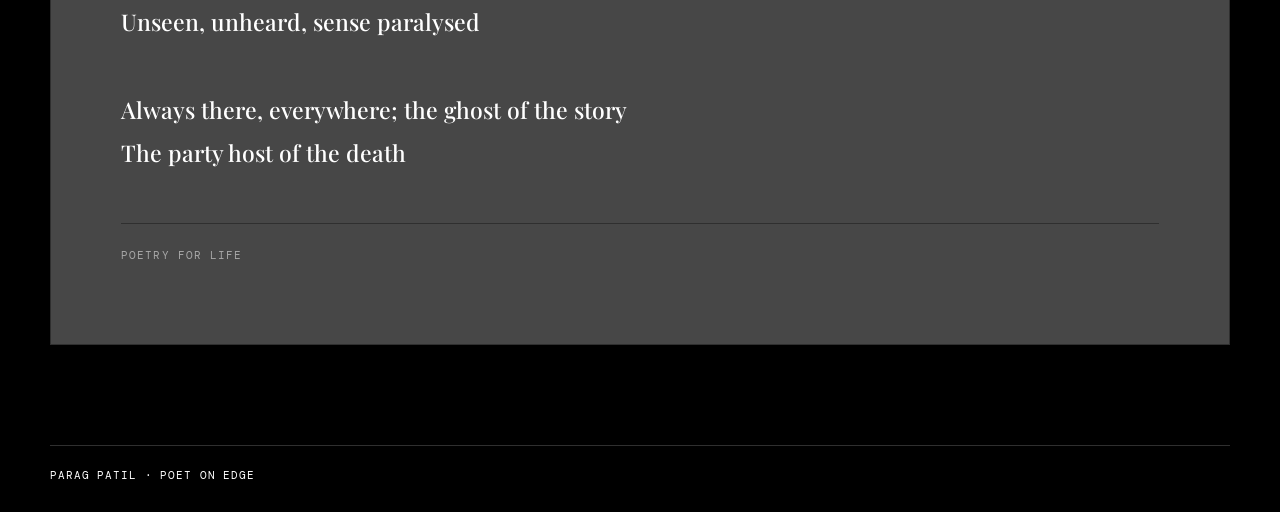
<file: poet-on-edge.html>
<!doctype html>
<html lang="en">
<head>
  <meta charset="utf-8">
  <meta name="viewport" content="width=device-width, initial-scale=1">

  <title>Poet on Edge — Parag Patil</title>
  <meta name="description" content="Poetry and afterwords by Parag Patil.">

  <link rel="stylesheet" href="style.css">

  <style>
    /* Poem section */
    .poem-empty {
      margin-top: 45px;
      padding: clamp(28px, 6vw, 70px);
      border: 1px solid var(--line);
      background: rgba(255, 255, 255, 0.28);
      min-height: 260px;
      display: flex;
      flex-direction: column;
      justify-content: space-between;
    }

    /* Poem title */
    .poem-title {
      font-family: 'Playfair Display', serif;
      font-size: clamp(42px, 7vw, 76px);
      line-height: 1.05;
      letter-spacing: -0.045em;
      font-weight: 600;
      margin: 12px 0 32px;
      color: var(--ink);
    }

    /* Poem text */
    .poem-content .big {
      font-family: 'Playfair Display', serif;
      font-size: clamp(18px, 2.2vw, 23px);
      line-height: 1.9;
      letter-spacing: 0;
      max-width: 850px;
      white-space: pre-line;
    }

    /* Poem afterword */
    .poem-afterword {
      border-top: 1px solid var(--line);
      margin-top: 48px;
      padding-top: 24px;
    }

    .poem-afterword p {
      color: var(--muted);
      font-size: 13px;
      line-height: 1.7;
      margin: 16px 0 0;
    }

    /* Mobile spacing */
    @media (max-width: 720px) {
      .poem-empty {
        padding: 24px 20px;
      }

      .poem-title {
        font-size: clamp(40px, 11vw, 58px);
        margin-bottom: 26px;
      }

      .poem-content .big {
        font-size: 18px;
        line-height: 1.85;
      }

      .poem-afterword {
        margin-top: 36px;
      }
    }
  </style>
</head>

<body>
  <div class="wrap">

    <!-- Header and navigation -->
    <header class="topbar">
      <a class="brand" href="index.html">
        Parag Patil<span> / WORDS &amp; IDEAS</span>
      </a>

      <nav aria-label="Main navigation">
        <a href="index.html">Me</a>
        <a href="work.html">Copywriting</a><a href="advertising-campaigns.html">Advertising Campaigns</a>
        <a class="active" href="poet-on-edge.html">Poet on Edge</a>
        <a href="contact.html">Contact</a>
      </nav>
    </header>

    <!-- Main content -->
    <main class="page poet-page">

      <p class="eyebrow">
        A quieter corner / words without a brief
      </p>

      <h1 class="contact-huge">Poet on Edge.</h1>

      <p class="intro">
        For the lines that don’t need a client, a campaign
        or a content calendar.
      </p>

      <!-- Poem: Party Ghost -->
      <section class="poem-empty">

        <div class="poem-content">

          <p class="eyebrow">Poem 01</p>

          <h2 class="poem-title">Party Ghost</h2>

          <div class="big">How would it feel like to be the ghost of somebody’s story
You know your presence, and they.. don’t!!

How would it feel like to stand in the parallel space,
And making the back of their neck hair stand up

What is it with ‘getting to know’ anyway..
Their stories and travels, their plans here onwards

To reside the space in parting water by the fingertip
The air that they breathe, the silence that creeps in

Lurking in the corner of the party they seem to enjoy
All the while holding the gaze to invite over

Where body is just numb and has fallen still, unmoving
Mind races to break through the prison

Where I come in light, the demon so well anaesthetised
Unseen, unheard, sense paralysed

Always there, everywhere; the ghost of the story
The party host of the death</div>

        </div>

        <!-- Afterword -->
        <div class="poem-afterword">
          <span class="label">Poetry for life</span>

          <p>
            
          </p>
        </div>

      </section>

    </main>

    <!-- Footer -->
    <footer class="footer">
      <span class="mono">Parag Patil · Poet on Edge</span>
      <span></span>
    </footer>

  </div>
</body>
</html>
</file>
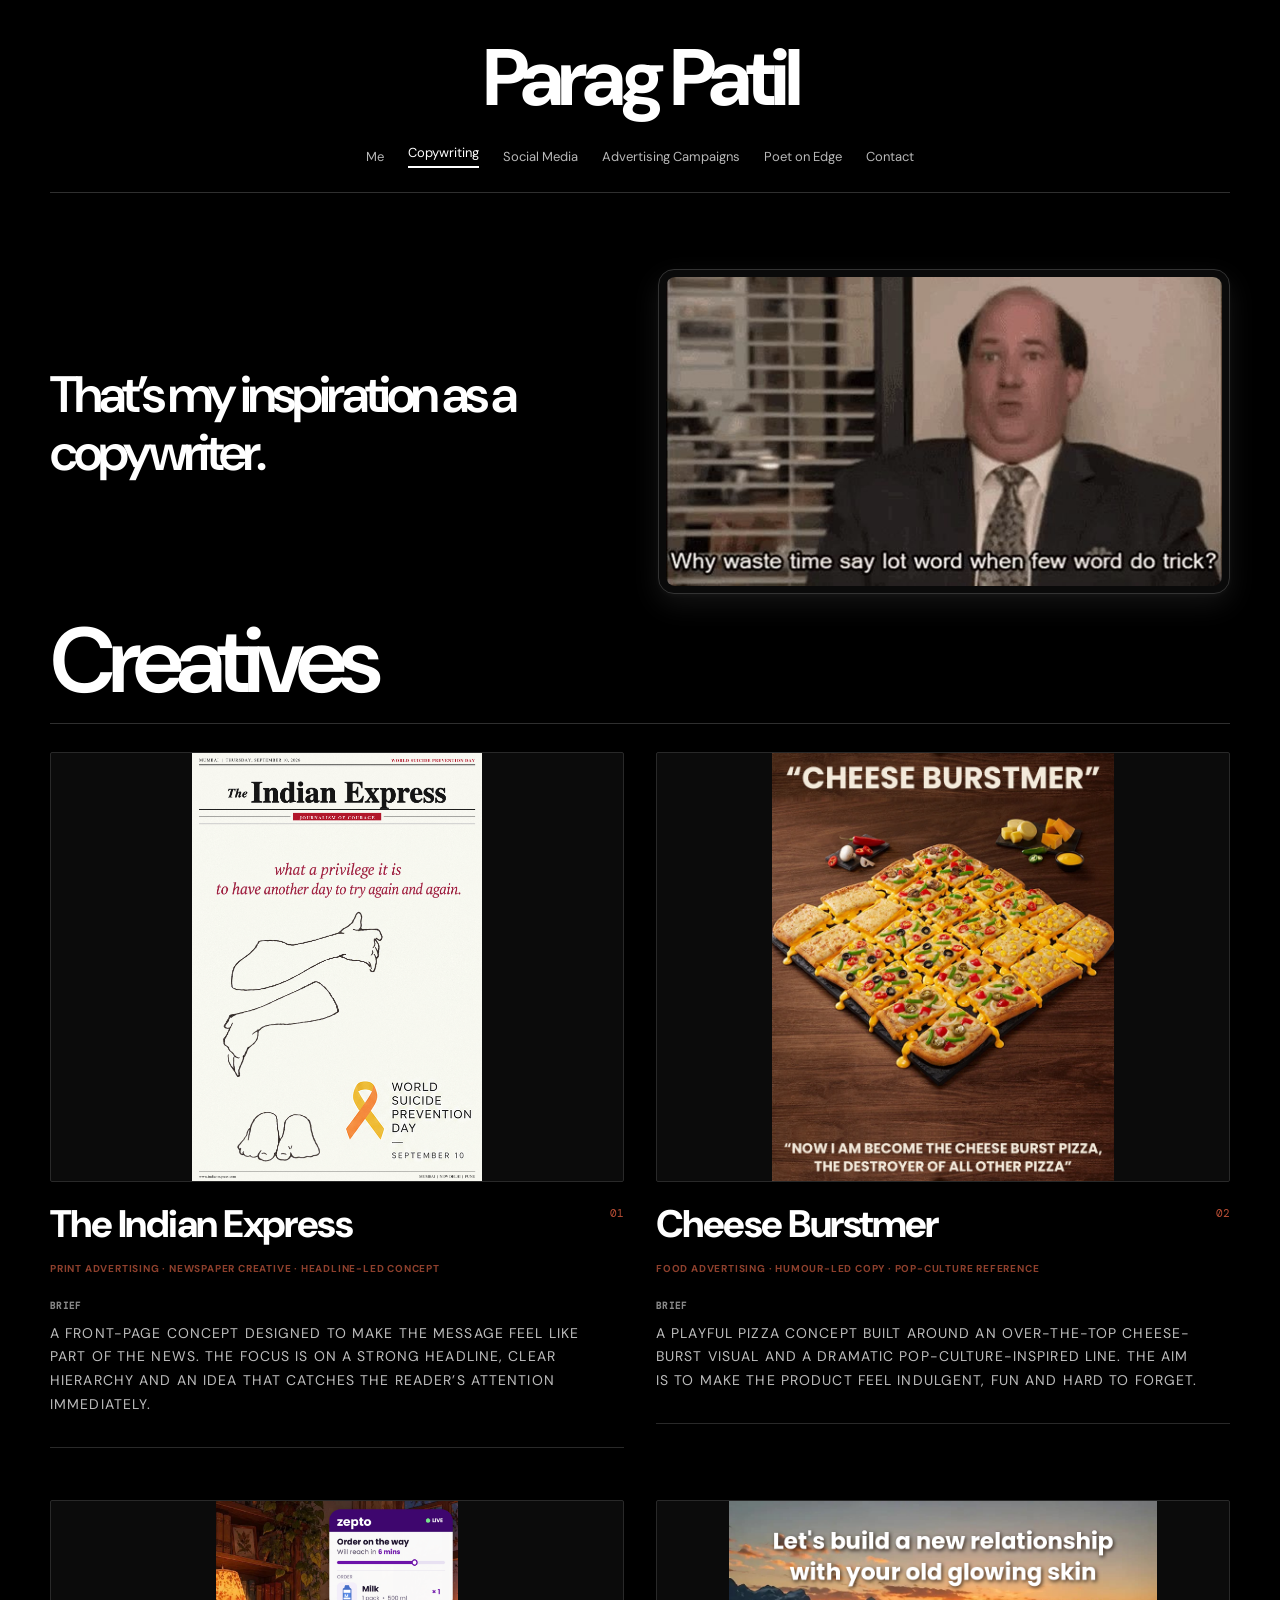
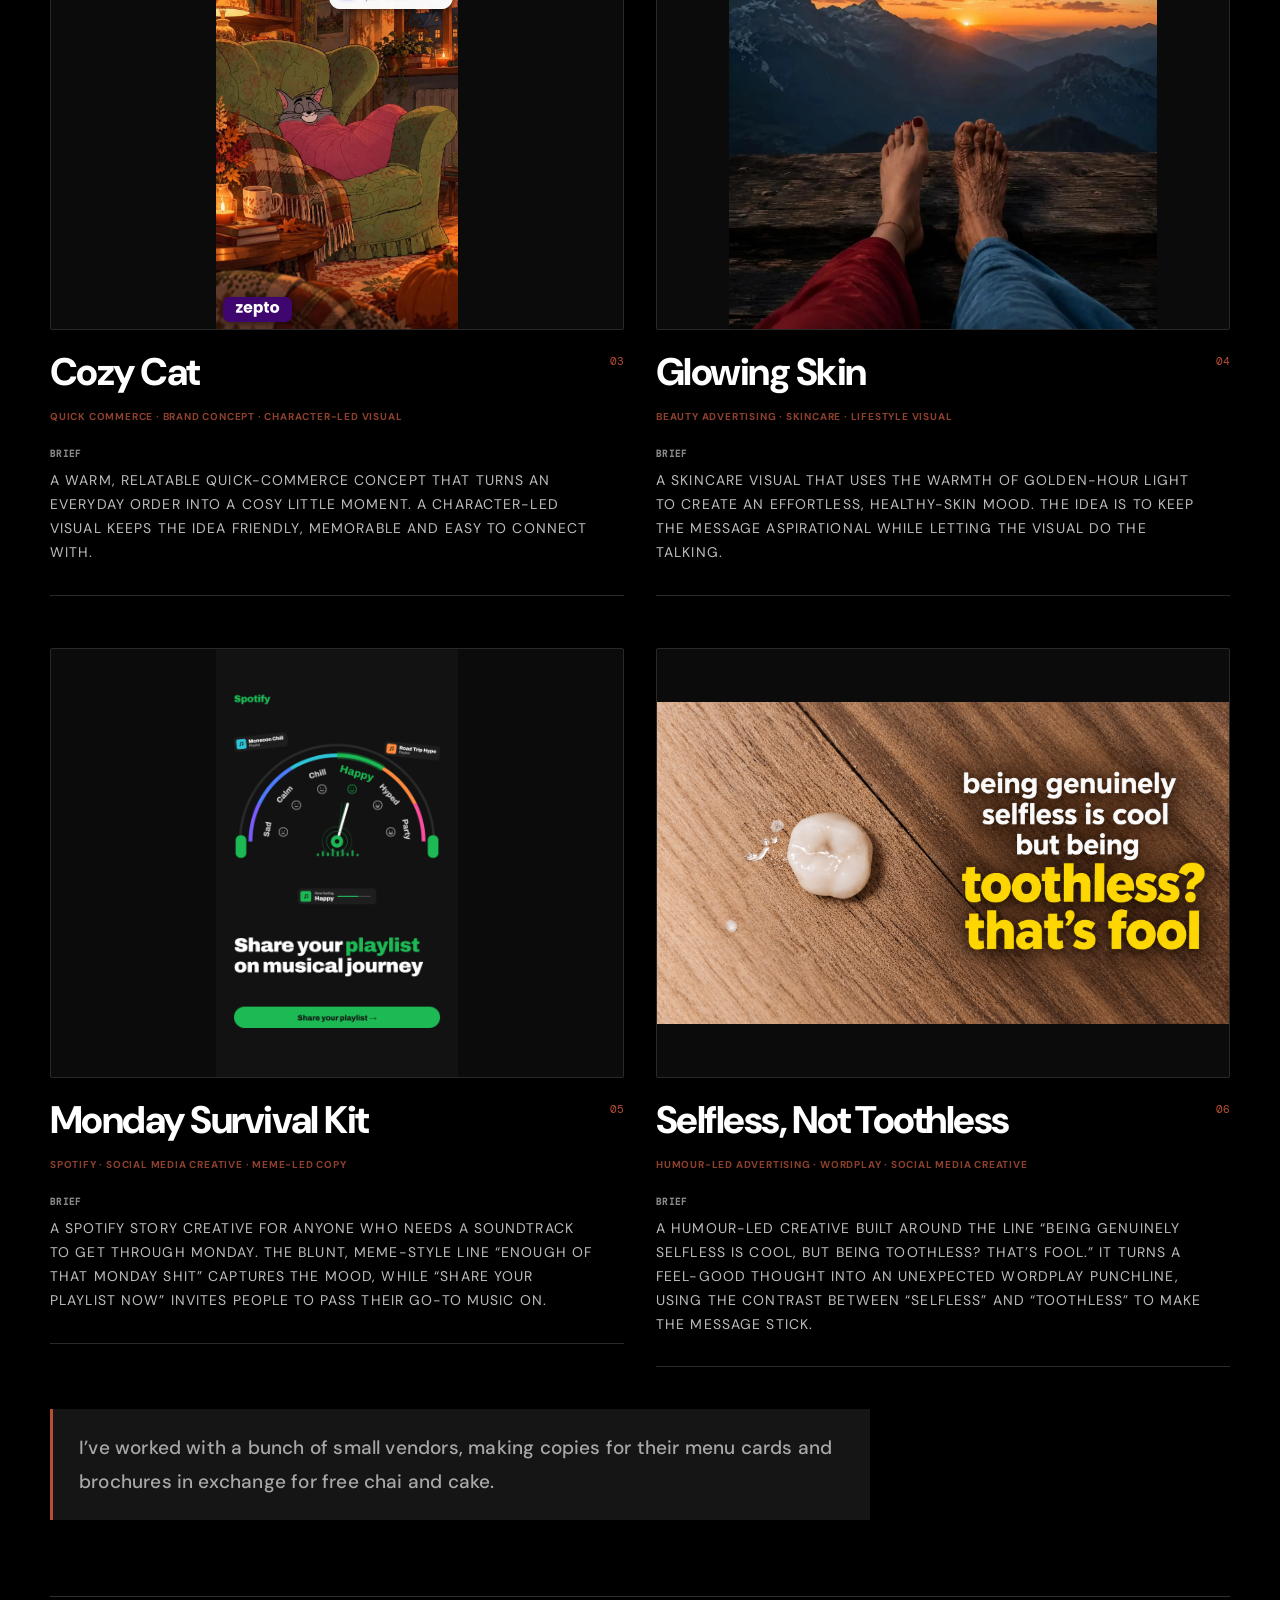
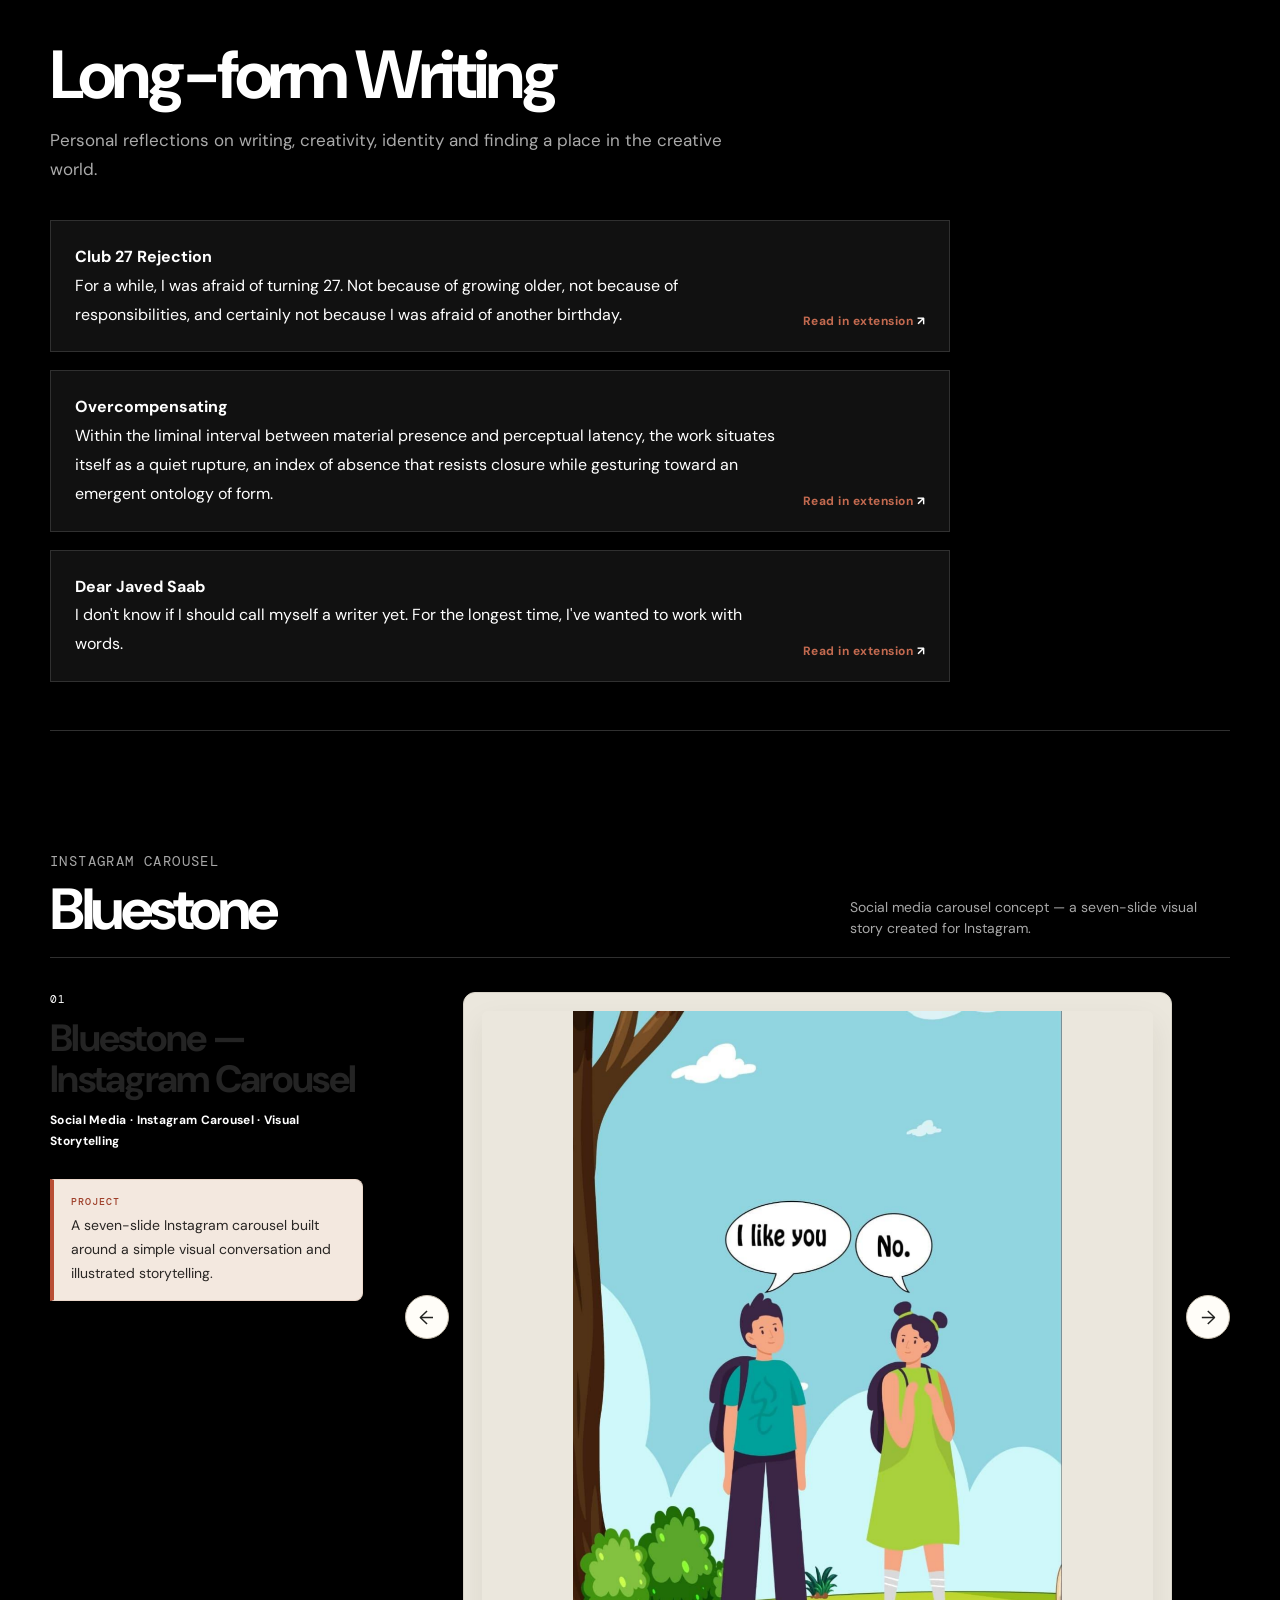
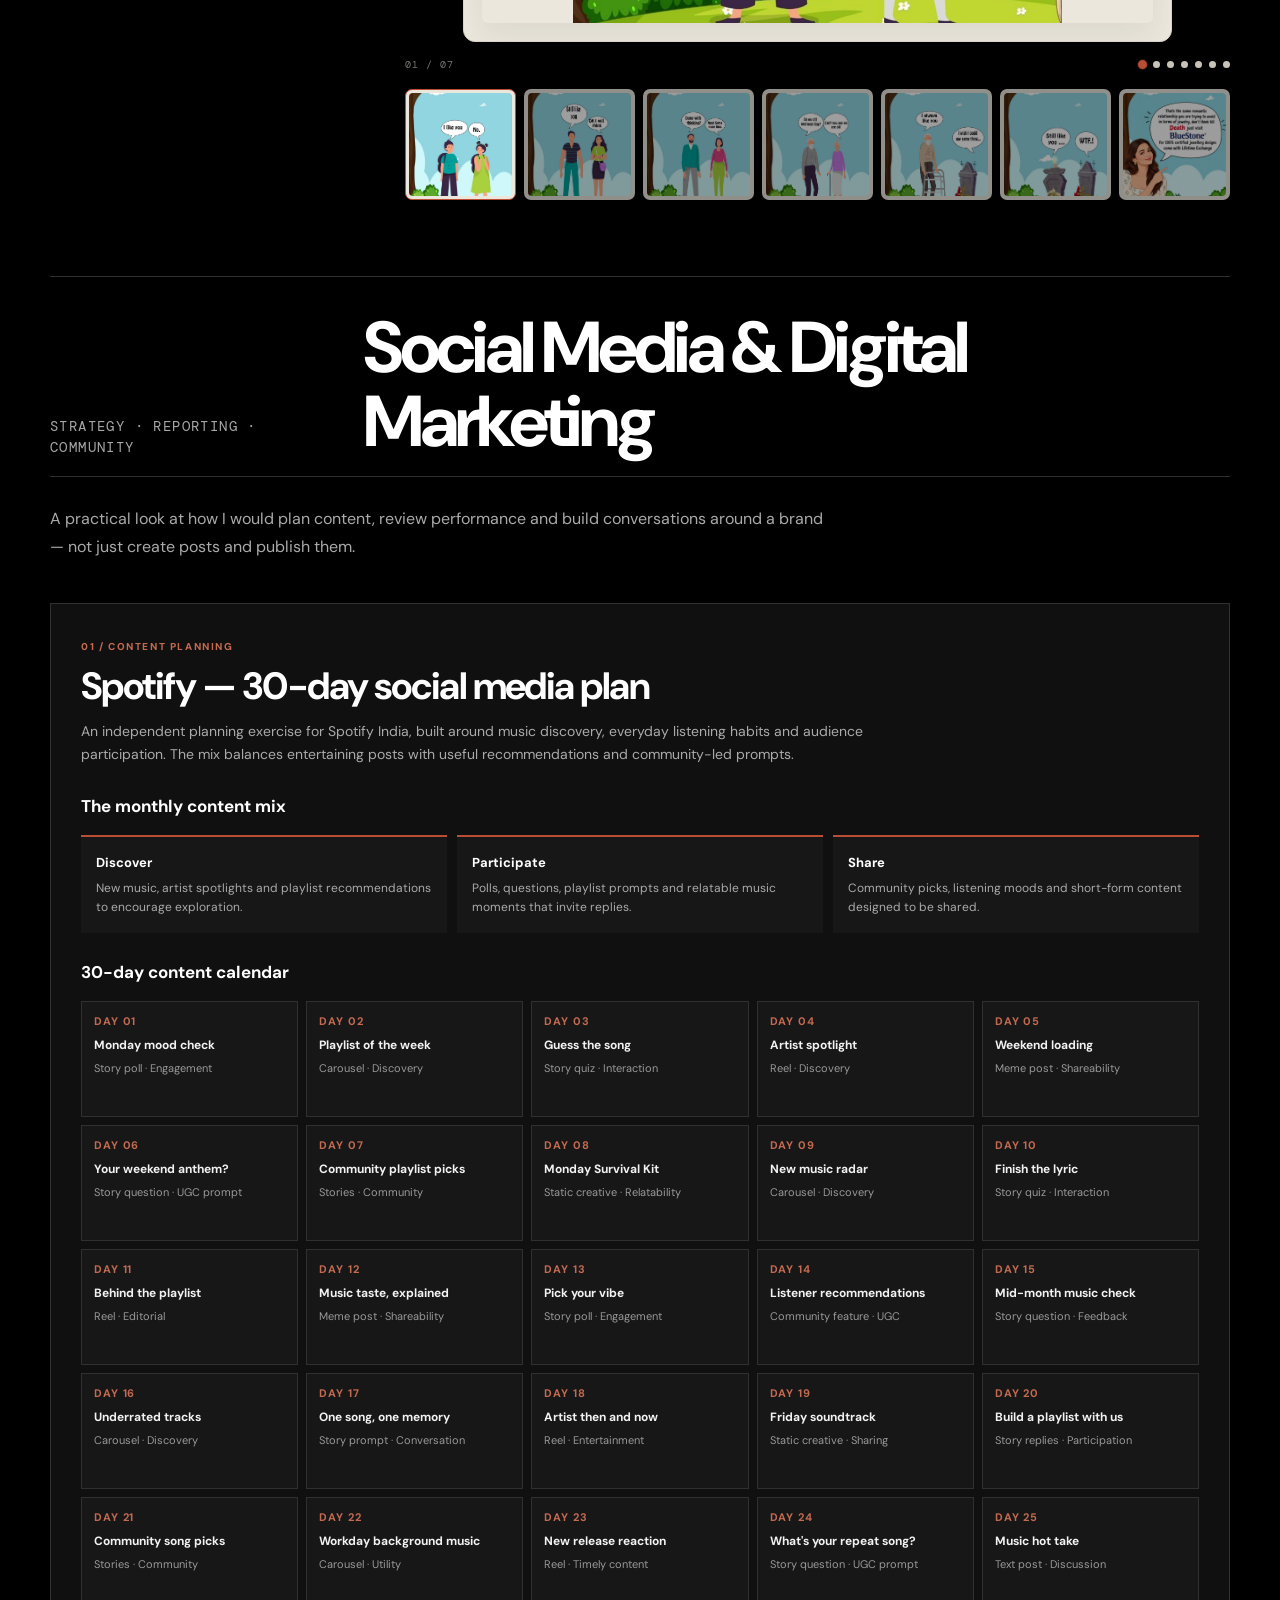
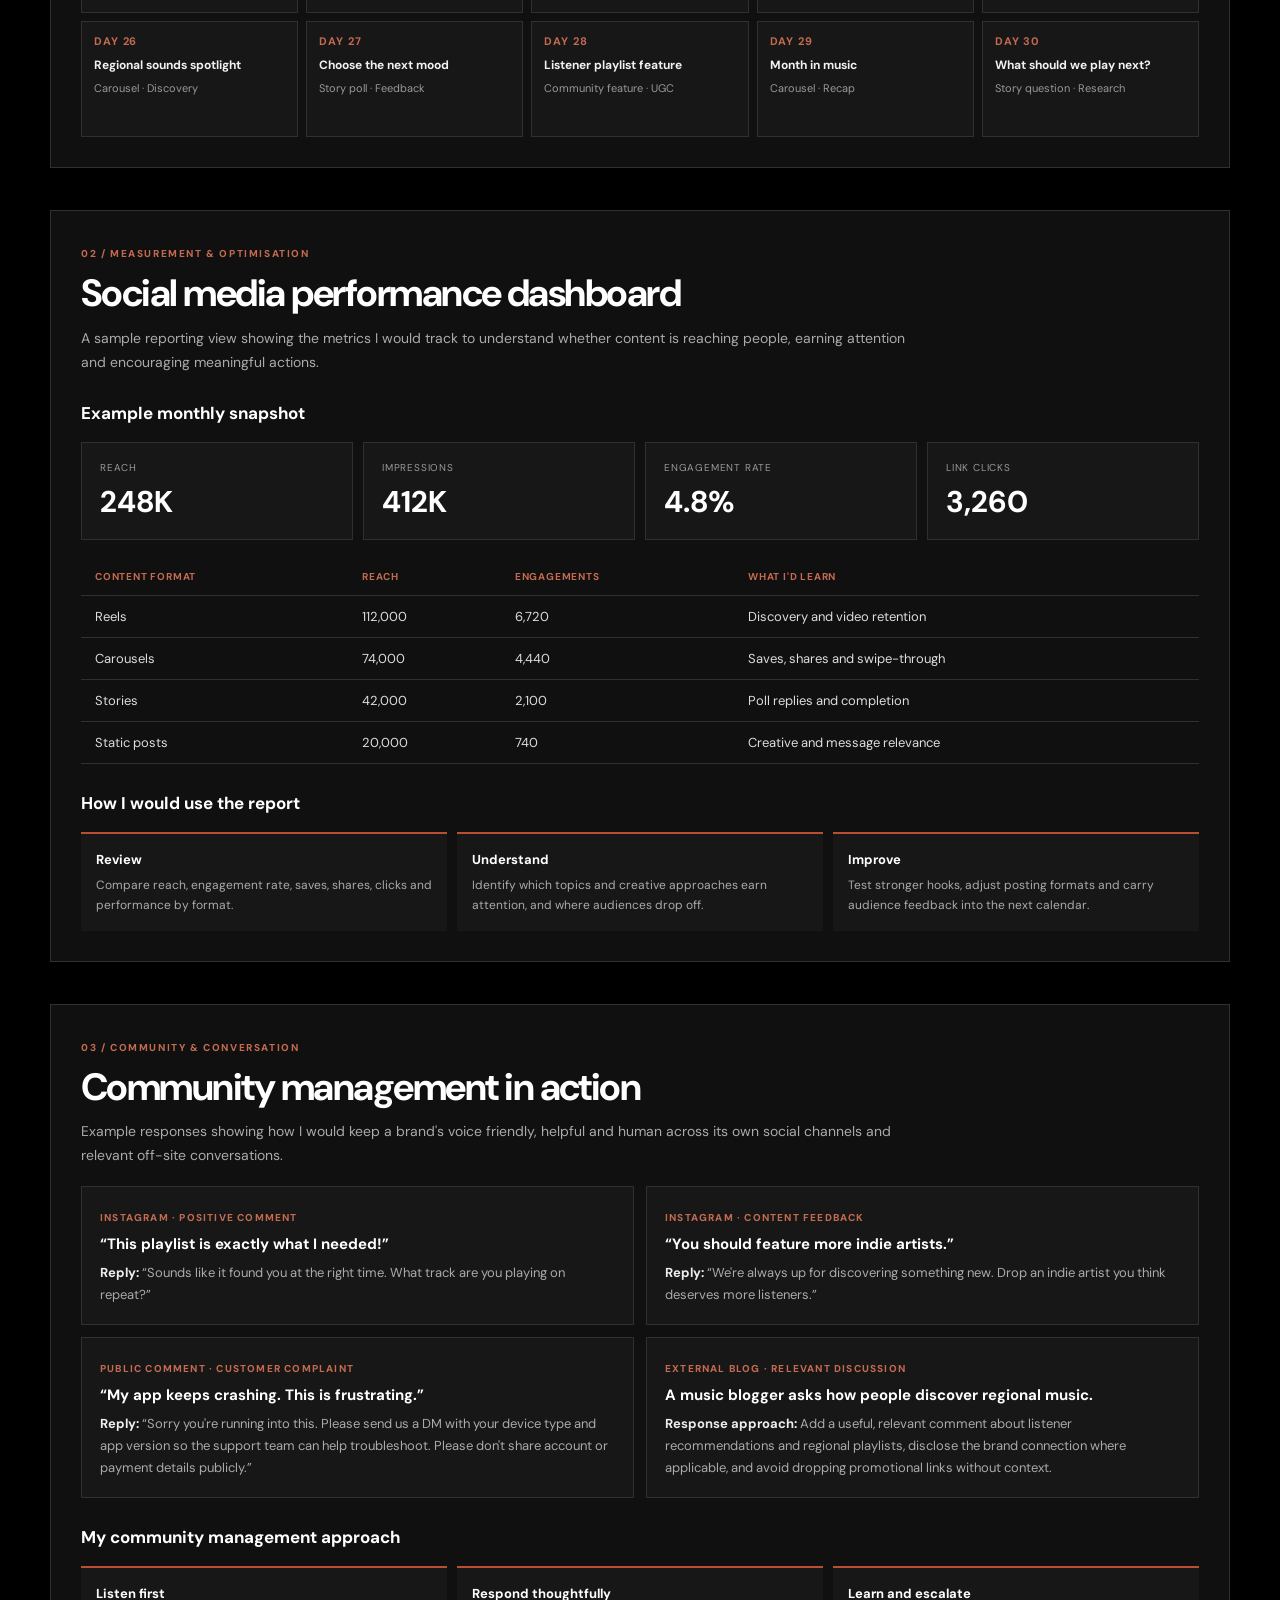
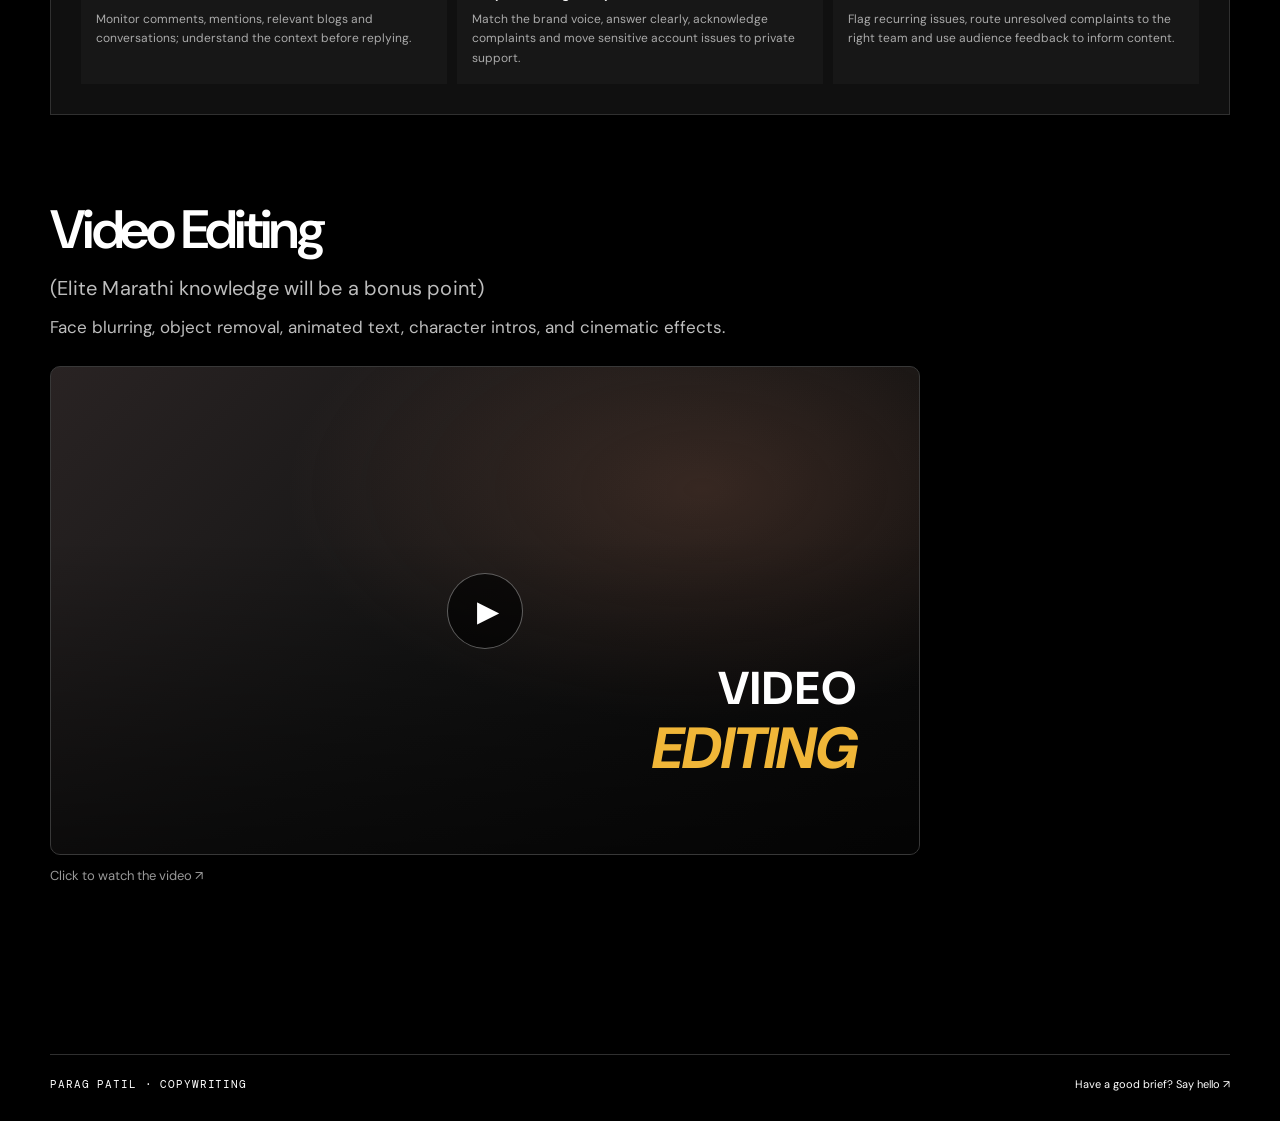
<file: work.html>
<!doctype html>
<html lang="en">
<head>
  <meta charset="utf-8">
  <meta name="viewport" content="width=device-width, initial-scale=1">

  <title>Copywriting — Parag Patil</title>
  <meta name="description" content="Selected copywriting, campaign, Instagram carousel and video editing work by Parag Patil.">

  <link rel="stylesheet" href="style.css">
  <link rel="stylesheet" href="instagram-carousel.css">

  <style>
    /* Project category */
    .work-card .card-top p {
      color: #8F402D;
      font-size: 12px;
      font-weight: 700;
      line-height: 1.7;
      letter-spacing: 0.5px;
      margin: 10px 0 16px;
    }

    /* Highlighted brief */
    .work-card .spec {
      display: block;
      margin-top: 16px;
      padding: 16px 18px;
      background: #F3E8DF;
      border-left: 4px solid #B94E35;
      border-radius: 0 9px 9px 0;
      color: #292624;
      font-size: 15px;
      font-weight: 400;
      line-height: 1.75;
    }

    /* Brief label */
    .work-card .brief-label {
      display: block;
      margin-bottom: 7px;
      color: #9F402B;
      font-size: 11px;
      font-weight: 800;
      letter-spacing: 2px;
      text-transform: uppercase;
    }

    /* Brief paragraph */
    .work-card .spec p {
      margin: 0;
      color: #292624;
      font-size: 15px;
      font-weight: 400;
      line-height: 1.75;
    }

    /* Project title */
    .work-card .card-top h3 {
      color: #ffffff;
      font-weight: 800;
      line-height: 1.3;
    }

    /* Project number */
    .work-card .work-no {
      color: #B94E35;
    }

    /* Poster hover */
    .work-card .work-image {
      display: block;
      overflow: hidden;
      border-radius: 10px;
    }

    .work-card .work-image img {
      display: block;
      width: 100%;
      transition: transform 0.3s ease;
    }

    .work-card .work-image:hover img {
      transform: scale(1.025);
    }

    /* Mobile layout for campaign cards */
    @media (max-width: 600px) {
      .work-card .spec {
        padding: 13px 14px;
        margin-top: 13px;
        font-size: 14px;
      }

      .work-card .spec p {
        font-size: 14px;
      }

      .work-card .card-top p {
        font-size: 11px;
      }
    }

    /* =====================================================
       SECTION 3 — VIDEO EDITING
       ===================================================== */

    .video-editing-section {
      margin-top: 60px;
      margin-bottom: 70px;
      color: #fff;
    }

    .video-editing-heading {
      margin-bottom: 10px;
      font-size: clamp(36px, 5vw, 54px);
      font-weight: 600;
      line-height: 1.15;
    }

    .video-editing-heading .heading-note {
      display: block;
      margin-top: 12px;
      color: #bdbdbd;
      font-size: clamp(16px, 2vw, 20px);
      font-weight: 400;
      line-height: 1.5;
      letter-spacing: 0.01em;
      white-space: normal;
    }

    .video-editing-description {
      max-width: 800px;
      margin: 0 0 24px;
      color: #bdbdbd;
      font-size: 17px;
      line-height: 1.7;
    }

    /* Clickable video thumbnail */
    .video-thumbnail {
      position: relative;
      display: flex;
      align-items: center;
      justify-content: center;
      width: 100%;
      max-width: 870px;
      aspect-ratio: 16 / 9;
      overflow: hidden;
      border: 1px solid #383838;
      border-radius: 10px;
      background:
        radial-gradient(
          ellipse at 75% 25%,
          rgba(139, 88, 68, 0.30),
          transparent 45%
        ),
        linear-gradient(
          135deg,
          #292323 0%,
          #151515 48%,
          #080808 100%
        );
      color: #fff;
      text-decoration: none;
      isolation: isolate;
    }

    .video-thumbnail::before {
      content: "";
      position: absolute;
      inset: 0;
      background:
        linear-gradient(
          0deg,
          rgba(0, 0, 0, 0.55),
          transparent 65%
        );
      z-index: -1;
    }

    .video-thumbnail-content {
      position: absolute;
      right: 7%;
      bottom: 15%;
      text-align: right;
      pointer-events: none;
    }

    .video-thumbnail-label {
      display: block;
      margin-bottom: 4px;
      color: #fff;
      font-size: clamp(22px, 4vw, 46px);
      font-weight: 800;
      letter-spacing: 1px;
      line-height: 1.1;
      text-transform: uppercase;
    }

    .video-thumbnail-subtitle {
      display: block;
      color: #f0b638;
      font-size: clamp(24px, 5vw, 58px);
      font-weight: 800;
      font-style: italic;
      letter-spacing: -1px;
      line-height: 1.1;
      text-transform: uppercase;
    }

    .video-play-button {
      position: absolute;
      top: 50%;
      left: 50%;
      display: flex;
      align-items: center;
      justify-content: center;
      width: 76px;
      height: 76px;
      padding-left: 5px;
      border: 1px solid rgba(255, 255, 255, 0.35);
      border-radius: 50%;
      background: rgba(0, 0, 0, 0.65);
      color: #fff;
      font-size: 29px;
      transform: translate(-50%, -50%);
      transition:
        background 0.25s ease,
        transform 0.25s ease;
    }

    .video-thumbnail:hover .video-play-button,
    .video-thumbnail:focus-visible .video-play-button {
      background: #fff;
      color: #000;
      transform: translate(-50%, -50%) scale(1.1);
    }

    .video-thumbnail:focus-visible {
      outline: 2px solid #f0b638;
      outline-offset: 4px;
    }

    .video-click-hint {
      display: block;
      max-width: 870px;
      margin-top: 12px;
      color: #999;
      font-size: 13px;
    }

    @media (max-width: 600px) {
      .video-editing-section {
        margin-top: 42px;
        margin-bottom: 45px;
      }

      .video-editing-description {
        font-size: 15px;
      }

      .video-play-button {
        width: 58px;
        height: 58px;
        font-size: 23px;
      }

      .video-thumbnail-content {
        right: 5%;
        bottom: 10%;
      }
    }


    /* LETTER TO JAVED SAAB */
    .letter-section {
      margin: 76px 0 84px;
      padding: 42px 0 48px;
      border-top: 1px solid #303030;
      border-bottom: 1px solid #303030;
      color: #fff;
    }
    .letter-section .letter-kicker {
      margin: 0 0 12px;
      color: #c36a50;
      font-size: 11px;
      font-weight: 800;
      letter-spacing: .16em;
      text-transform: uppercase;
    }
    .letter-section h2 {
      margin: 0 0 14px;
      color: #fff;
      font-size: clamp(38px, 6vw, 68px);
      line-height: 1.08;
    }
    .letter-deck {
      max-width: 720px;
      margin: 0 0 36px;
      color: #aaa;
      font-size: 17px;
      line-height: 1.7;
    }
    .letter-details { max-width: 900px; }
    .letter-details + .letter-details { margin-top: 18px; }
    .letter-preview { display:flex; align-items:flex-end; justify-content:space-between; gap:24px; padding:22px 24px; border:1px solid #303030; background:#111; color:#d0d0d0; cursor:pointer; list-style:none; transition:border-color .2s ease, background .2s ease; }
    .letter-preview::-webkit-details-marker { display:none; }
    .letter-preview::marker { content:""; }
    .letter-preview:hover, .letter-preview:focus-visible { border-color:#b94e35; background:#151515; }
    .letter-preview-text { font-size:16px; line-height:1.8; }
    .letter-read-more { flex:0 0 auto; color:#c36a50; font-size:12px; font-weight:700; letter-spacing:.04em; white-space:nowrap; }
    .letter-details[open] .letter-preview { margin-bottom:30px; }
    @media (max-width:600px) { .letter-preview { display:block; padding:18px; } .letter-preview-text { display:block; font-size:15px; } .letter-read-more { display:inline-block; margin-top:14px; } }
    .letter-body {
      max-width: 760px;
      margin: 0 auto;
      color: #d0d0d0;
      font-size: 16px;
      line-height: 1.9;
    }
    .letter-body p { margin: 0 0 22px; }
    .letter-body .letter-salutation {
      color: #fff;
      font-weight: 700;
    }
    .letter-body .letter-question {
      margin: 32px 0;
      padding: 20px 24px;
      border-left: 3px solid #b94e35;
      background: #141414;
      color: #fff;
      font-size: 19px;
      line-height: 1.7;
    }
    .letter-body .letter-signoff {
      margin-top: 38px;
      color: #fff;
    }
    @media (max-width: 600px) {
      .letter-section { margin: 52px 0 60px; padding: 30px 0 36px; }
      .letter-body { font-size: 15px; line-height: 1.8; }
      .letter-body .letter-question { padding: 16px 18px; font-size: 17px; }
    }

    /* CREATIVES — two projects per row */
    .work-grid {
      display: grid;
      grid-template-columns: repeat(2, minmax(0, 1fr));
      column-gap: 32px;
      row-gap: 52px;
      align-items: start;
    }

    .work-card {
      display: grid;
      grid-template-columns: minmax(0, 1fr);
      align-items: start;
      gap: 18px;
      min-width: 0;
      padding-bottom: 30px;
      border-bottom: 1px solid #292929;
    }

    .work-card .work-image {
      aspect-ratio: 4 / 3;
      margin: 0;
      border: 1px solid #292929;
      border-radius: 2px;
      background: #0b0b0b;
    }

    .work-card .work-image img {
      width: 100%;
      height: 100%;
      object-fit: contain;
      padding: 0;
    }

    .work-card .card-top {
      align-self: center;
    }

    .work-card .card-top h3 {
      font-size: clamp(25px, 3vw, 42px);
      margin-bottom: 10px;
    }

    .work-card .card-top p {
      margin-top: 7px;
      font-size: 10px;
      letter-spacing: 0.08em;
      text-transform: uppercase;
    }

    .work-card .spec {
      margin-top: 22px;
      padding: 0;
      background: transparent;
      border: 0;
      border-radius: 0;
      color: #bdbdbd;
      font-size: 14px;
      line-height: 1.7;
    }

    .work-card .brief-label {
      margin-bottom: 7px;
      color: #888;
      font-size: 9px;
      letter-spacing: 0.14em;
    }

    .work-card .spec p {
      color: #bdbdbd;
      font-size: 14px;
      line-height: 1.7;
    }

    @media (max-width: 720px) {
      .work-grid {
        grid-template-columns: minmax(0, 1fr);
        gap: 38px;
      }

      .work-card {
        grid-template-columns: minmax(0, 1fr);
        gap: 18px;
        padding-bottom: 32px;
      }

      .work-card .work-image {
        aspect-ratio: 4 / 3;
      }

      .work-card .card-top h3 {
        font-size: 25px;
      }

      .work-card .spec {
        margin-top: 12px;
      }
    }


    /* =====================================================
       SOCIAL MEDIA & DIGITAL MARKETING — PORTFOLIO PROJECT
       ===================================================== */
    .social-media-section {
      margin: 76px 0 84px;
      padding-top: 34px;
      border-top: 1px solid #303030;
      color: #fff;
    }
    .social-media-section .sm-intro {
      max-width: 780px;
      margin: 12px 0 34px;
      color: #aaa;
      font-size: 16px;
      line-height: 1.75;
    }
    .sm-project {
      margin: 42px 0 0;
      padding: 30px;
      border: 1px solid #303030;
      background: #101010;
    }
    .sm-project-kicker {
      color: #c36a50;
      font-size: 10px;
      font-weight: 800;
      letter-spacing: .16em;
      text-transform: uppercase;
    }
    .sm-project h3 {
      margin: 9px 0 10px;
      color: #fff;
      font-size: clamp(25px, 3vw, 38px);
      line-height: 1.2;
    }
    .sm-project > p {
      max-width: 850px;
      color: #aaa;
      font-size: 14px;
      line-height: 1.7;
    }
    .sm-note {
      margin: 18px 0;
      padding: 12px 15px;
      border-left: 3px solid #b94e35;
      background: #1a1716;
      color: #c8c0bc;
      font-size: 12px;
      line-height: 1.65;
    }
    .sm-subhead {
      margin: 28px 0 14px;
      color: #fff;
      font-size: 17px;
      font-weight: 700;
    }
    .sm-calendar {
      display: grid;
      grid-template-columns: repeat(5, minmax(0, 1fr));
      gap: 8px;
      margin-top: 18px;
    }
    .sm-day {
      min-height: 116px;
      padding: 12px;
      border: 1px solid #303030;
      background: #171717;
    }
    .sm-day b {
      display: block;
      margin-bottom: 9px;
      color: #c36a50;
      font-size: 11px;
      letter-spacing: .08em;
    }
    .sm-day strong {
      display: block;
      margin-bottom: 5px;
      color: #f2f2f2;
      font-size: 12px;
      line-height: 1.45;
    }
    .sm-day span {
      display: block;
      color: #999;
      font-size: 11px;
      line-height: 1.5;
    }
    .sm-dashboard {
      display: grid;
      grid-template-columns: repeat(4, minmax(0, 1fr));
      gap: 10px;
      margin: 18px 0;
    }
    .sm-kpi {
      padding: 18px;
      border: 1px solid #303030;
      background: #171717;
    }
    .sm-kpi span {
      display: block;
      color: #999;
      font-size: 10px;
      letter-spacing: .08em;
      text-transform: uppercase;
    }
    .sm-kpi strong {
      display: block;
      margin-top: 8px;
      color: #fff;
      font-size: clamp(22px, 3vw, 30px);
    }
    .sm-table-wrap { overflow-x: auto; }
    .sm-table {
      width: 100%;
      border-collapse: collapse;
      color: #ddd;
      font-size: 13px;
      text-align: left;
    }
    .sm-table th, .sm-table td {
      padding: 12px 14px;
      border-bottom: 1px solid #303030;
      white-space: nowrap;
    }
    .sm-table th {
      color: #c36a50;
      font-size: 10px;
      letter-spacing: .08em;
      text-transform: uppercase;
    }
    .sm-community-grid {
      display: grid;
      grid-template-columns: repeat(2, minmax(0, 1fr));
      gap: 12px;
      margin-top: 18px;
    }
    .sm-response {
      padding: 18px;
      border: 1px solid #303030;
      background: #171717;
    }
    .sm-response .sm-channel {
      color: #c36a50;
      font-size: 10px;
      font-weight: 800;
      letter-spacing: .12em;
      text-transform: uppercase;
    }
    .sm-response h4 {
      margin: 8px 0;
      color: #fff;
      font-size: 15px;
    }
    .sm-response p {
      margin: 7px 0 0;
      color: #aaa;
      font-size: 13px;
      line-height: 1.7;
    }
    .sm-response p strong { color: #eee; }
    .sm-process {
      display: grid;
      grid-template-columns: repeat(3, minmax(0, 1fr));
      gap: 10px;
      margin-top: 18px;
    }
    .sm-process div {
      padding: 15px;
      border-top: 2px solid #b94e35;
      background: #171717;
      color: #aaa;
      font-size: 12px;
      line-height: 1.65;
    }
    .sm-process strong {
      display: block;
      margin-bottom: 5px;
      color: #fff;
      font-size: 13px;
    }
    @media (max-width: 760px) {
      .sm-calendar { grid-template-columns: repeat(2, minmax(0, 1fr)); }
      .sm-dashboard { grid-template-columns: repeat(2, minmax(0, 1fr)); }
      .sm-community-grid, .sm-process { grid-template-columns: 1fr; }
      .sm-project { padding: 20px 15px; }
    }

  </style>
</head>

<body>
  <div class="wrap">

    <header class="topbar">
      <a class="brand" href="index.html">
        Parag Patil<span> / WORDS &amp; IDEAS</span>
      </a>

      <nav aria-label="Main navigation">
        <a href="index.html">Me</a>
        <a class="active" href="work.html">Copywriting</a>
        <a href="#social-media">Social Media</a>
        <a href="advertising-campaigns.html">Advertising Campaigns</a>
        <a href="poet-on-edge.html">Poet on Edge</a>
        <a href="contact.html">Contact</a>
      </nav>
    </header>

    <main class="page">

      <!-- COPYWRITING INTRO HEADING AND IMAGE -->
      <section class="hero-row">
        <div class="hero-copy">
          <h1 class="inspiration-heading">
            That’s my inspiration as a copywriter.
            <span class="moving-arrow" aria-hidden="true"></span>
          </h1>
        </div>
        <div class="hero-image">
          <div class="image-frame">
            <img src="images/me-office-photo.png" alt="The Office reaction image chosen for Parag's About page">
          </div>
        </div>
      </section>

      <!-- SECTION 1 — CREATIVES -->

      <div class="section-head" id="creatives">
        <h1 style="font-size:clamp(48px,8vw,92px);margin-bottom:0">
          Creatives
        </h1>
      </div>

      <section class="work-grid">

        <!-- 01: The Indian Express -->
        <article class="work-card">
          <a class="work-image" href="images/indian_express_front_page_v2.png">
            <img src="images/indian_express_front_page_v2.png" alt="The Indian Express front-page creative" loading="lazy">
          </a>
          <div class="card-top">
            <div>
              <h3>The Indian Express</h3>
              <p>Print Advertising · Newspaper Creative · Headline-Led Concept</p>
              <div class="spec">
                <span class="brief-label">Brief</span>
                <p>A front-page concept designed to make the message feel like part of the news. The focus is on a strong headline, clear hierarchy and an idea that catches the reader’s attention immediately.</p>
              </div>
            </div>
            <span class="work-no">01</span>
          </div>
        </article>

        <!-- 02: Cheese Burstmer -->
        <article class="work-card">
          <a class="work-image" href="images/cheese_burstmer_wood.png">
            <img src="images/cheese_burstmer_wood.png" alt="Cheese Burstmer pizza creative" loading="lazy">
          </a>
          <div class="card-top">
            <div>
              <h3>Cheese Burstmer</h3>
              <p>Food Advertising · Humour-Led Copy · Pop-Culture Reference</p>
              <div class="spec">
                <span class="brief-label">Brief</span>
                <p>A playful pizza concept built around an over-the-top cheese-burst visual and a dramatic pop-culture-inspired line. The aim is to make the product feel indulgent, fun and hard to forget.</p>
              </div>
            </div>
            <span class="work-no">02</span>
          </div>
        </article>

        <!-- 03: Cozy Cat -->
        <article class="work-card">
          <a class="work-image" href="images/cozy_cat_zepto_order_v2.png">
            <img src="images/cozy_cat_zepto_order_v2.png" alt="Cozy Cat Zepto-inspired creative" loading="lazy">
          </a>
          <div class="card-top">
            <div>
              <h3>Cozy Cat</h3>
              <p>Quick Commerce · Brand Concept · Character-Led Visual</p>
              <div class="spec">
                <span class="brief-label">Brief</span>
                <p>A warm, relatable quick-commerce concept that turns an everyday order into a cosy little moment. A character-led visual keeps the idea friendly, memorable and easy to connect with.</p>
              </div>
            </div>
            <span class="work-no">03</span>
          </div>
        </article>

        <!-- 04: Glowing Skin -->
        <article class="work-card">
          <a class="work-image" href="images/glowing_skin_sunset.png">
            <img src="images/glowing_skin_sunset.png" alt="Glowing Skin beauty campaign creative" loading="lazy">
          </a>
          <div class="card-top">
            <div>
              <h3>Glowing Skin</h3>
              <p>Beauty Advertising · Skincare · Lifestyle Visual</p>
              <div class="spec">
                <span class="brief-label">Brief</span>
                <p>A skincare visual that uses the warmth of golden-hour light to create an effortless, healthy-skin mood. The idea is to keep the message aspirational while letting the visual do the talking.</p>
              </div>
            </div>
            <span class="work-no">04</span>
          </div>
        </article>

        <!-- 05: Spotify — Monday Survival Kit -->
        <article class="work-card">
          <a class="work-image" href="images/Story%201080x1920@1x.png">
            <img src="images/Story%201080x1920@1x.png" alt="Spotify Monday Survival Kit social media creative" loading="lazy">
          </a>
          <div class="card-top">
            <div>
              <h3>Monday Survival Kit</h3>
              <p>Spotify · Social Media Creative · Meme-Led Copy</p>
              <div class="spec">
                <span class="brief-label">Brief</span>
                <p>A Spotify story creative for anyone who needs a soundtrack to get through Monday. The blunt, meme-style line “Enough of that Monday shit” captures the mood, while “Share your playlist now” invites people to pass their go-to music on.</p>
              </div>
            </div>
            <span class="work-no">05</span>
          </div>
        </article>

        <!-- 06: Selfless, Not Toothless -->
        <article class="work-card">
          <a class="work-image" href="images/Toothless%20Humor%20on%20Wood.png">
            <img src="images/Toothless%20Humor%20on%20Wood.png" alt="Selfless, Not Toothless humour-led creative" loading="lazy">
          </a>
          <div class="card-top">
            <div>
              <h3>Selfless, Not Toothless</h3>
              <p>Humour-Led Advertising · Wordplay · Social Media Creative</p>
              <div class="spec">
                <span class="brief-label">Brief</span>
                <p>A humour-led creative built around the line “Being genuinely selfless is cool, but being toothless? That’s fool.” It turns a feel-good thought into an unexpected wordplay punchline, using the contrast between “selfless” and “toothless” to make the message stick.</p>
              </div>
            </div>
            <span class="work-no">06</span>
          </div>
        </article>

      </section>

      <p class="small-note">
        I’ve worked with a bunch of small vendors, making copies for their menu cards and brochures in exchange for free chai and cake.
      </p>


      <!-- LETTER — A LETTER TO JAVED SAAB -->
      <section class="letter-section" id="letter-to-javed" aria-labelledby="letter-heading">
        <h2 id="letter-heading">Long-form Writing</h2>
        <p class="letter-deck">Personal reflections on writing, creativity, identity and finding a place in the creative world.</p>

        <details class="letter-details">
          <summary class="letter-preview">
            <span class="letter-preview-text"><strong>Club 27 Rejection</strong><br>For a while, I was afraid of turning 27. Not because of growing older, not because of responsibilities, and certainly not because I was afraid of another birthday.</span>
            <span class="letter-read-more">Read in extension <span aria-hidden="true">↗</span></span>
          </summary>
          <article class="letter-body">
            <h3 style="margin:0 0 26px;color:#fff;font-size:clamp(25px,4vw,36px);line-height:1.2">Club 27 Rejection</h3>

            <p>For a while, I was afraid of turning 27.</p>

            <p>Not because of growing older, not because of responsibilities, and certainly not because I was afraid of another birthday. It was something stranger. I had heard about the <strong>27 Club</strong> — the cultural phenomenon associated with artists and musicians who died at the age of 27.</p>

            <p>Jimi Hendrix. Janis Joplin. Jim Morrison. Kurt Cobain. Amy Winehouse.</p>

            <p>Different lives, different stories, but somehow connected by the same age. Their music, their art and their struggles became part of a cultural mythology that made 27 feel like more than just a number.</p>

            <p>Somewhere along the way, I began wondering whether there was something symbolic about it. Was 27 the age when artistic brilliance peaked? Was there a connection between creativity and suffering? Did being an artist mean carrying some kind of darkness that the rest of the world couldn't understand?</p>

            <p>And, perhaps irrationally, I became afraid of it.</p>

            <p>But I turned 27. And I'm still here.</p>

            <p>For a moment, that made me question something else: had I somehow missed the artistic spirit I once associated with that age?</p>

            <p>It's strange how we romanticise troubled artists. We remember their songs, their paintings, their films and their words. We turn their struggles into stories and sometimes mistake their suffering for the source of their brilliance.</p>

            <p>But we rarely stop to think about the work they might have created if they had lived longer.</p>

            <p>What would Kurt Cobain have written? What music would Amy Winehouse have made? What other stories could these artists have told?</p>

            <p>We'll never know.</p>

            <p>Perhaps that's the saddest part of the 27 Club. Not that these artists died at 27, but that the world never got to see everything they might have become.</p>

            <p>And maybe that's where I need to change the way I look at being an artist.</p>

            <p>I've often felt that I don't quite belong to one creative category. I studied Entertainment, Media and Advertising. I've worked around media and advertising intelligence. I've explored copywriting, digital content and storytelling. Sometimes I wonder whether I'm doing enough, whether I'm moving fast enough, or whether I'm even on the right path.</p>

            <p>But maybe creativity isn't a destination you have to reach by a certain age.</p>

            <p>Maybe it's the willingness to keep asking questions, to observe ordinary things differently, to find words for feelings you cannot explain, and to keep creating even when you aren't sure where it will lead.</p>

            <p>Maybe an artist isn't someone who has lived through the most pain. Maybe an artist is someone who continues to pay attention to life.</p>

            <p>I used to think that turning 27 meant something had to happen. Now I think something else happened: I got another chance.</p>

            <p>Another chance to write something worth reading. To make something worth remembering. To experiment, fail, learn and find my own voice.</p>

            <p>I don't want my life to become interesting only because of how it ends. I'd rather make it interesting because of everything I create while I'm here.</p>

            <p><strong>I turned 27. I didn't become a member of the 27 Club. And perhaps that's not a missed opportunity. Perhaps it's the beginning of a much longer story.</strong></p>

            <p><em>Here's to making art, growing older, and staying alive long enough to see what we are capable of creating.</em></p>
          </article>
        </details>

        <details class="letter-details">
          <summary class="letter-preview">
            <span class="letter-preview-text"><strong>Overcompensating</strong><br>Within the liminal interval between material presence and perceptual latency, the work situates itself as a quiet rupture, an index of absence that resists closure while gesturing toward an emergent ontology of form.</span>
            <span class="letter-read-more">Read in extension <span aria-hidden="true">↗</span></span>
          </summary>
          <article class="letter-body">
            <h3 style="margin:0 0 26px;color:#fff;font-size:clamp(25px,4vw,36px);line-height:1.2">Overcompensating</h3>

            <p>Within the liminal interval between material presence and perceptual latency, the work situates itself as a quiet rupture, an index of absence that resists closure while gesturing toward an emergent ontology of form. Through a deliberate economy of means, the surface becomes a site of negotiated stillness, where trace and void co-articulate a provisional grammar of being. The gesture is neither declarative nor passive, but rather a suspended articulation that destabilizes authorship and repositions the viewer as a co-producer of meaning within an expanded field of relational potentiality.</p>

            <p>In this sense, the work does not resolve, but continually rehearses its own becoming. This rehearsal unfolds as a recursive encounter with its own conditions of legibility, wherein the object oscillates between presence and deferral, collapsing the distinction between artifact and discourse. What appears as minimal is, in fact, densely encoded. An infra-thin layering of intention that eludes immediate apprehension while inviting a durational mode of attention.</p>

            <p>The work thus operates not as a fixed entity but as a contingent event, activated through the viewer's interpretive drift and situated within a broader ecology of references, both internal and external. It is here, in this unstable convergence, that meaning remains perpetually in flux-never arriving, only circulating endlessly.</p>

            <p>And so, in its refusal to conclude, the work remains suspended, an open circuit of meaning that perpetually defers its own resolution.</p>
          </article>
        </details>
        <details class="letter-details">
          <summary class="letter-preview">
            <span class="letter-preview-text"><strong>Dear Javed Saab</strong><br>I don't know if I should call myself a writer yet. For the longest time, I've wanted to work with words.</span>
            <span class="letter-read-more">Read in extension <span aria-hidden="true">↗</span></span>
          </summary>
          <article class="letter-body">
          <p class="letter-salutation">Dear Javed Saab,</p>

          <p>I don't know if I should call myself a writer yet.</p>

          <p>For the longest time, I've wanted to work with words. Not necessarily to become famous for them, but to create something that makes people stop, think, laugh, feel something, or perhaps look at an ordinary situation a little differently.</p>

          <p>I have always been fascinated by the people who can do that. People who can take a simple thought and turn it into a conversation that stays with someone for years. You are one of those people.</p>

          <p>But somewhere along the way, my relationship with writing has become complicated.</p>

          <p>I studied Entertainment, Media and Advertising because I wanted to understand the world of storytelling, films, advertisements and the creative minds behind them. I wanted to be part of an industry where ideas mattered, where people sat together, argued over a sentence, questioned a concept, rejected ten ideas and celebrated the eleventh.</p>

          <p>I imagined creative rooms filled with conversations, disagreements and possibilities.</p>

          <p>Reality, however, has been a little different.</p>

          <p>My professional experience took me towards media operations and advertising intelligence. I spent time identifying brands, monitoring advertisements, understanding creatives and working with media data. It taught me how the advertising industry functions, but it also made me realise that observing creativity and actually creating something are two very different experiences.</p>

          <p>I found myself looking at other people's advertisements, campaigns and films, wondering what went into making them. Why was this particular line chosen? Why did this campaign work? What made someone believe that this was an idea worth putting in front of millions of people?</p>

          <p>More importantly, I started asking myself why I wasn't doing more of that work.</p>

          <p>So I began exploring copywriting, digital advertising and creative communication. I started putting together a portfolio, experimenting with ideas and writing for different imaginary brands. I've even written menu cards and brochures for small vendors, sometimes in exchange for nothing more than chai and a piece of cake.</p>

          <p>Perhaps those little experiences have given me more satisfaction than some of the professional work I've done.</p>

          <p>But trying to enter the creative side of this industry has not been easy.</p>

          <p>There is a strange contradiction in being told that creativity is important while constantly feeling that your professional background determines what you are allowed to attempt. If you have worked in media operations, people see you as an operations person. If you have worked with data, they see you as an analyst. If you want to write, you are expected to prove that you have always been a writer.</p>

          <p>I find that rather limiting.</p>

          <p>I don't believe a person's ability should be restricted to the designation they have held or the department they have worked in. I believe curiosity, observation and the willingness to learn should count for something.</p>

          <p>And I am still willing to learn.</p>

          <p>But I also wonder whether I have romanticised the creative industry. Perhaps the collaborative, intellectually stimulating environment I imagined is not always how things work. Perhaps the industry is just as full of deadlines, compromises, repetitive assignments and commercial pressures as any other profession.</p>

          <p>Then there is the question of artificial intelligence.</p>

          <p>We are living in a time when a machine can generate a headline, write a screenplay outline, produce a campaign idea and imitate different writing styles within seconds.</p>

          <p>I don't necessarily see that as the end of creativity. But it has made me think harder about what makes a writer valuable.</p>

          <p>If writing is only about arranging words into sentences, perhaps machines will become increasingly good at it. But what about the experiences behind those words? The observations, contradictions, memories, failures, humour and understanding of human behaviour?</p>

          <p>Can a machine understand why a particular sentence should be left unsaid? Can it recognise when a seemingly ordinary conversation carries something much deeper? Can it understand the silence between two people who have nothing left to say to each other?</p>

          <p>Perhaps these are the questions that make me want to write in the first place.</p>

          <p>I have followed your work with admiration, not just because of the films, songs and dialogues you have written, but because of the way you approach language and storytelling.</p>

          <p>There is something I find particularly interesting about your journey. You have worked across different forms of writing. You have written stories, screenplays, dialogues and lyrics. You have moved between different creative worlds without allowing one form to completely define you.</p>

          <p>That is something I relate to.</p>

          <p>I don't want to spend my professional life convincing people that I can only do one thing. I want to explore. I want to write advertisements, develop stories, understand characters, experiment with dialogue and perhaps one day contribute to films.</p>

          <p>I know wanting to do all these things doesn't automatically make me capable of doing them. There is a lot I need to read, observe, practise and learn. I am not claiming to be a writer of your calibre. I am simply someone who wants the opportunity to discover how far he can go with words and ideas.</p>

          <p>And perhaps that is why I am writing to you.</p>

          <p>I don't expect you to solve my career confusion or tell me which direction to take. I am sure you have heard countless people talk about their dreams of entering films and becoming writers.</p>

          <p>But I would genuinely like to understand something from you.</p>

          <p class="letter-question"><strong>How does a person develop the ability to recognise a good idea?</strong></p>

          <p>Not just how to write a good line, but how to develop the thinking that leads to one. How does one become a better observer of people? How much should a writer read? How important is life experience compared to formal learning? And how does one protect one's curiosity in an industry that often demands speed, productivity and commercial results?</p>

          <p>I sometimes feel that I have spent so much time trying to find the right job title that I have forgotten to concentrate on becoming better at the actual craft.</p>

          <p>I want to change that.</p>

          <p>I want to read more. Watch more films. Understand writing beyond the surface of a clever sentence. I want to learn why certain stories stay with us and why certain dialogues become part of our everyday language.</p>

          <p>Most importantly, I want to reach a point where I can introduce myself without feeling the need to explain or justify what I am trying to become.</p>

          <p>I don't know whether I will eventually become a copywriter, screenwriter, creative director or something I haven't discovered yet.</p>

          <p>But I do know that I don't want to give up on the creative side of myself simply because finding an entry point has been difficult.</p>

          <p>Perhaps I am overthinking my journey. Perhaps I just need to keep writing, keep reading and keep showing up.</p>

          <p>Still, I thought it was worth asking someone who has spent a lifetime doing what I am trying to understand.</p>

          <p class="letter-question"><strong>Javed Saab, if you could give one piece of advice to someone who wants to make a life out of writing, what would you tell him?</strong><br><br>And more importantly, what should he be doing when he doesn't quite know where he belongs, but knows that he wants to create something?</p>

          <p class="letter-signoff">Warm regards,<br><strong>Parag Patil</strong></p>
          </article>
        </details>

      </section>

      <!-- SECTION 2 — INSTAGRAM CAROUSEL -->

      <section class="instagram-section" aria-labelledby="instagram-carousel-heading">

        <div class="section-head instagram-section-head">
          <div>
            <p class="eyebrow">Instagram Carousel</p>
            <h2 id="instagram-carousel-heading">Bluestone</h2>
          </div>

          <p>Social media carousel concept — a seven-slide visual story created for Instagram.</p>
        </div>

        <article class="instagram-project">
          <div class="instagram-project-copy">
            <div>
              <span class="instagram-project-no">01</span>
              <h3>Bluestone — Instagram Carousel</h3>
              <p class="instagram-project-meta">Social Media · Instagram Carousel · Visual Storytelling</p>
            </div>

            <div class="instagram-brief">
              <span class="brief-label">Project</span>
              <p>A seven-slide Instagram carousel built around a simple visual conversation and illustrated storytelling.</p>
            </div>
          </div>

          <div class="instagram-viewer" data-carousel>
            <div class="instagram-stage">
              <button class="instagram-arrow instagram-prev" type="button" aria-label="Previous slide">←</button>

              <div class="instagram-slide-wrap">
                <img
                  class="instagram-slide"
                  src="images/bluestone-slide-1.png"
                  alt="Bluestone Instagram carousel slide 1 of 7"
                  data-carousel-image>
              </div>

              <button class="instagram-arrow instagram-next" type="button" aria-label="Next slide">→</button>
            </div>

            <div class="instagram-controls">
              <span class="instagram-counter" data-carousel-counter>01 / 07</span>

              <div class="instagram-dots" aria-label="Carousel slide navigation">
                <button type="button" class="instagram-dot is-active" aria-label="Go to slide 1"></button>
                <button type="button" class="instagram-dot" aria-label="Go to slide 2"></button>
                <button type="button" class="instagram-dot" aria-label="Go to slide 3"></button>
                <button type="button" class="instagram-dot" aria-label="Go to slide 4"></button>
                <button type="button" class="instagram-dot" aria-label="Go to slide 5"></button>
                <button type="button" class="instagram-dot" aria-label="Go to slide 6"></button>
                <button type="button" class="instagram-dot" aria-label="Go to slide 7"></button>
              </div>
            </div>

            <div class="instagram-thumbs" aria-label="Carousel thumbnails">
              <button type="button" class="instagram-thumb is-active" aria-label="View slide 1">
                <img src="images/bluestone-slide-1.png" alt="">
              </button>
              <button type="button" class="instagram-thumb" aria-label="View slide 2">
                <img src="images/bluestone-slide-2.png" alt="">
              </button>
              <button type="button" class="instagram-thumb" aria-label="View slide 3">
                <img src="images/bluestone-slide-3.png" alt="">
              </button>
              <button type="button" class="instagram-thumb" aria-label="View slide 4">
                <img src="images/bluestone-slide-4.png" alt="">
              </button>
              <button type="button" class="instagram-thumb" aria-label="View slide 5">
                <img src="images/bluestone-slide-5.png" alt="">
              </button>
              <button type="button" class="instagram-thumb" aria-label="View slide 6">
                <img src="images/bluestone-slide-6.png" alt="">
              </button>
              <button type="button" class="instagram-thumb" aria-label="View slide 7">
                <img src="images/bluestone-slide-7.png" alt="">
              </button>
            </div>
          </div>
        </article>

      </section>


      <!-- SECTION 4 — SOCIAL MEDIA & DIGITAL MARKETING -->
      <section class="social-media-section" id="social-media" aria-labelledby="social-media-heading">
        <div class="section-head">
          <p class="eyebrow">Strategy · Reporting · Community</p>
          <h2 id="social-media-heading" style="font-size:clamp(38px,7vw,72px);margin:0">Social Media &amp; Digital Marketing</h2>
        </div>
        <p class="sm-intro">A practical look at how I would plan content, review performance and build conversations around a brand — not just create posts and publish them.</p>

        <article class="sm-project">
          <span class="sm-project-kicker">01 / Content planning</span>
          <h3>Spotify — 30-day social media plan</h3>
          <p>An independent planning exercise for Spotify India, built around music discovery, everyday listening habits and audience participation. The mix balances entertaining posts with useful recommendations and community-led prompts.</p>
          <h4 class="sm-subhead">The monthly content mix</h4>
          <div class="sm-process">
            <div><strong>Discover</strong>New music, artist spotlights and playlist recommendations to encourage exploration.</div>
            <div><strong>Participate</strong>Polls, questions, playlist prompts and relatable music moments that invite replies.</div>
            <div><strong>Share</strong>Community picks, listening moods and short-form content designed to be shared.</div>
          </div>
          <h4 class="sm-subhead">30-day content calendar</h4>
          <div class="sm-calendar">
            <div class="sm-day"><b>DAY 01</b><strong>Monday mood check</strong><span>Story poll · Engagement</span></div>
            <div class="sm-day"><b>DAY 02</b><strong>Playlist of the week</strong><span>Carousel · Discovery</span></div>
            <div class="sm-day"><b>DAY 03</b><strong>Guess the song</strong><span>Story quiz · Interaction</span></div>
            <div class="sm-day"><b>DAY 04</b><strong>Artist spotlight</strong><span>Reel · Discovery</span></div>
            <div class="sm-day"><b>DAY 05</b><strong>Weekend loading</strong><span>Meme post · Shareability</span></div>
            <div class="sm-day"><b>DAY 06</b><strong>Your weekend anthem?</strong><span>Story question · UGC prompt</span></div>
            <div class="sm-day"><b>DAY 07</b><strong>Community playlist picks</strong><span>Stories · Community</span></div>
            <div class="sm-day"><b>DAY 08</b><strong>Monday Survival Kit</strong><span>Static creative · Relatability</span></div>
            <div class="sm-day"><b>DAY 09</b><strong>New music radar</strong><span>Carousel · Discovery</span></div>
            <div class="sm-day"><b>DAY 10</b><strong>Finish the lyric</strong><span>Story quiz · Interaction</span></div>
            <div class="sm-day"><b>DAY 11</b><strong>Behind the playlist</strong><span>Reel · Editorial</span></div>
            <div class="sm-day"><b>DAY 12</b><strong>Music taste, explained</strong><span>Meme post · Shareability</span></div>
            <div class="sm-day"><b>DAY 13</b><strong>Pick your vibe</strong><span>Story poll · Engagement</span></div>
            <div class="sm-day"><b>DAY 14</b><strong>Listener recommendations</strong><span>Community feature · UGC</span></div>
            <div class="sm-day"><b>DAY 15</b><strong>Mid-month music check</strong><span>Story question · Feedback</span></div>
            <div class="sm-day"><b>DAY 16</b><strong>Underrated tracks</strong><span>Carousel · Discovery</span></div>
            <div class="sm-day"><b>DAY 17</b><strong>One song, one memory</strong><span>Story prompt · Conversation</span></div>
            <div class="sm-day"><b>DAY 18</b><strong>Artist then and now</strong><span>Reel · Entertainment</span></div>
            <div class="sm-day"><b>DAY 19</b><strong>Friday soundtrack</strong><span>Static creative · Sharing</span></div>
            <div class="sm-day"><b>DAY 20</b><strong>Build a playlist with us</strong><span>Story replies · Participation</span></div>
            <div class="sm-day"><b>DAY 21</b><strong>Community song picks</strong><span>Stories · Community</span></div>
            <div class="sm-day"><b>DAY 22</b><strong>Workday background music</strong><span>Carousel · Utility</span></div>
            <div class="sm-day"><b>DAY 23</b><strong>New release reaction</strong><span>Reel · Timely content</span></div>
            <div class="sm-day"><b>DAY 24</b><strong>What's your repeat song?</strong><span>Story question · UGC prompt</span></div>
            <div class="sm-day"><b>DAY 25</b><strong>Music hot take</strong><span>Text post · Discussion</span></div>
            <div class="sm-day"><b>DAY 26</b><strong>Regional sounds spotlight</strong><span>Carousel · Discovery</span></div>
            <div class="sm-day"><b>DAY 27</b><strong>Choose the next mood</strong><span>Story poll · Feedback</span></div>
            <div class="sm-day"><b>DAY 28</b><strong>Listener playlist feature</strong><span>Community feature · UGC</span></div>
            <div class="sm-day"><b>DAY 29</b><strong>Month in music</strong><span>Carousel · Recap</span></div>
            <div class="sm-day"><b>DAY 30</b><strong>What should we play next?</strong><span>Story question · Research</span></div>
          </div>
        </article>

        <article class="sm-project">
          <span class="sm-project-kicker">02 / Measurement &amp; optimisation</span>
          <h3>Social media performance dashboard</h3>
          <p>A sample reporting view showing the metrics I would track to understand whether content is reaching people, earning attention and encouraging meaningful actions.</p>
          
          <h4 class="sm-subhead">Example monthly snapshot</h4>
          <div class="sm-dashboard">
            <div class="sm-kpi"><span>Reach</span><strong>248K</strong></div>
            <div class="sm-kpi"><span>Impressions</span><strong>412K</strong></div>
            <div class="sm-kpi"><span>Engagement rate</span><strong>4.8%</strong></div>
            <div class="sm-kpi"><span>Link clicks</span><strong>3,260</strong></div>
          </div>
          <div class="sm-table-wrap">
            <table class="sm-table">
              <thead><tr><th>Content format</th><th>Reach</th><th>Engagements</th><th>What I'd learn</th></tr></thead>
              <tbody>
                <tr><td>Reels</td><td>112,000</td><td>6,720</td><td>Discovery and video retention</td></tr>
                <tr><td>Carousels</td><td>74,000</td><td>4,440</td><td>Saves, shares and swipe-through</td></tr>
                <tr><td>Stories</td><td>42,000</td><td>2,100</td><td>Poll replies and completion</td></tr>
                <tr><td>Static posts</td><td>20,000</td><td>740</td><td>Creative and message relevance</td></tr>
              </tbody>
            </table>
          </div>
          <h4 class="sm-subhead">How I would use the report</h4>
          <div class="sm-process">
            <div><strong>Review</strong>Compare reach, engagement rate, saves, shares, clicks and performance by format.</div>
            <div><strong>Understand</strong>Identify which topics and creative approaches earn attention, and where audiences drop off.</div>
            <div><strong>Improve</strong>Test stronger hooks, adjust posting formats and carry audience feedback into the next calendar.</div>
          </div>
        </article>

        <article class="sm-project">
          <span class="sm-project-kicker">03 / Community &amp; conversation</span>
          <h3>Community management in action</h3>
          <p>Example responses showing how I would keep a brand's voice friendly, helpful and human across its own social channels and relevant off-site conversations.</p>
          
          <div class="sm-community-grid">
            <div class="sm-response">
              <span class="sm-channel">Instagram · Positive comment</span>
              <h4>“This playlist is exactly what I needed!”</h4>
              <p><strong>Reply:</strong> “Sounds like it found you at the right time. What track are you playing on repeat?”</p>
            </div>
            <div class="sm-response">
              <span class="sm-channel">Instagram · Content feedback</span>
              <h4>“You should feature more indie artists.”</h4>
              <p><strong>Reply:</strong> “We're always up for discovering something new. Drop an indie artist you think deserves more listeners.”</p>
            </div>
            <div class="sm-response">
              <span class="sm-channel">Public comment · Customer complaint</span>
              <h4>“My app keeps crashing. This is frustrating.”</h4>
              <p><strong>Reply:</strong> “Sorry you're running into this. Please send us a DM with your device type and app version so the support team can help troubleshoot. Please don't share account or payment details publicly.”</p>
            </div>
            <div class="sm-response">
              <span class="sm-channel">External blog · Relevant discussion</span>
              <h4>A music blogger asks how people discover regional music.</h4>
              <p><strong>Response approach:</strong> Add a useful, relevant comment about listener recommendations and regional playlists, disclose the brand connection where applicable, and avoid dropping promotional links without context.</p>
            </div>
          </div>
          <h4 class="sm-subhead">My community management approach</h4>
          <div class="sm-process">
            <div><strong>Listen first</strong>Monitor comments, mentions, relevant blogs and conversations; understand the context before replying.</div>
            <div><strong>Respond thoughtfully</strong>Match the brand voice, answer clearly, acknowledge complaints and move sensitive account issues to private support.</div>
            <div><strong>Learn and escalate</strong>Flag recurring issues, route unresolved complaints to the right team and use audience feedback to inform content.</div>
          </div>
        </article>
      </section>

      <!-- SECTION 3 — VIDEO EDITING -->

      <section class="video-editing-section" id="video-editing" aria-labelledby="video-editing-heading">

        <h2 class="video-editing-heading" id="video-editing-heading">
          Video Editing
          <span class="heading-note">(Elite Marathi knowledge will be a bonus point)</span>
        </h2>

        <p class="video-editing-description">
          Face blurring, object removal, animated text,
          character intros, and cinematic effects.
        </p>

        <a
          class="video-thumbnail"
          href="https://drive.google.com/file/d/1JT3DET1Sy7kZ7Pfz3RGQLjVXh4s3WHg7/view?usp=sharing"
          target="_blank"
          rel="noopener noreferrer"
          aria-label="Watch my video editing work on Google Drive">

          <span class="video-play-button" aria-hidden="true">▶</span>

          <span class="video-thumbnail-content" aria-hidden="true">
            <span class="video-thumbnail-label">Video</span>
            <span class="video-thumbnail-subtitle">Editing</span>
          </span>

        </a>

        <span class="video-click-hint">
          Click to watch the video ↗
        </span>

      </section>

    </main>

    <!-- FOOTER -->

    <footer class="footer">
      <span class="mono">Parag Patil · Copywriting</span>
      <span><a href="contact.html">Have a good brief? Say hello ↗</a></span>
    </footer>

  </div>

  <!-- INSTAGRAM CAROUSEL SCRIPT -->

  <script>
    (() => {
      const carousel = document.querySelector('[data-carousel]');
      if (!carousel) return;

      const image = carousel.querySelector('[data-carousel-image]');
      const counter = carousel.querySelector('[data-carousel-counter]');
      const prev = carousel.querySelector('.instagram-prev');
      const next = carousel.querySelector('.instagram-next');
      const dots = [...carousel.querySelectorAll('.instagram-dot')];
      const thumbs = [...carousel.querySelectorAll('.instagram-thumb')];

      const slides = [
        'images/bluestone-slide-1.png',
        'images/bluestone-slide-2.png',
        'images/bluestone-slide-3.png',
        'images/bluestone-slide-4.png',
        'images/bluestone-slide-5.png',
        'images/bluestone-slide-6.png',
        'images/bluestone-slide-7.png'
      ];

      let current = 0;

      function showSlide(index) {
        current = (index + slides.length) % slides.length;
        image.src = slides[current];
        image.alt = `Bluestone Instagram carousel slide ${current + 1} of ${slides.length}`;

        counter.textContent =
          `${String(current + 1).padStart(2, '0')} / ${String(slides.length).padStart(2, '0')}`;

        dots.forEach((dot, i) => {
          dot.classList.toggle('is-active', i === current);
        });

        thumbs.forEach((thumb, i) => {
          thumb.classList.toggle('is-active', i === current);
        });
      }

      prev.addEventListener('click', () => showSlide(current - 1));
      next.addEventListener('click', () => showSlide(current + 1));

      dots.forEach((dot, i) => {
        dot.addEventListener('click', () => showSlide(i));
      });

      thumbs.forEach((thumb, i) => {
        thumb.addEventListener('click', () => showSlide(i));
      });

      document.addEventListener('keydown', (event) => {
        if (event.key === 'ArrowLeft') showSlide(current - 1);
        if (event.key === 'ArrowRight') showSlide(current + 1);
      });
    })();
  </script>

</body>
</html>
</file>
<file: style.css>
@import url('https://fonts.googleapis.com/css2?family=DM+Mono:wght@400;500&family=DM+Sans:wght@400;500;600;700&family=Playfair+Display:wght@500;600;700&display=swap');

:root {
  --paper: #000000;
  --ink: #ffffff;
  --muted: #a8a8a8;
  --line: #2f2f2f;
  --accent: #ffffff;
  --card: #111111;

  /* Work page colours */
  --work-accent: #ffffff;
  --brief-bg: #111111;
  --brief-text: #ffffff;

  --max: 1180px;
}

* {
  box-sizing: border-box;
}

html {
  scroll-behavior: smooth;
}

body {
  margin: 0;
  background: #000000;
  color: #ffffff;
  font-family: 'DM Sans', sans-serif;
}

a {
  color: inherit;
  text-decoration: none;
}

.wrap {
  width: min(var(--max), calc(100% - 48px));
  margin: auto;
}

/* ========================================
   HEADER
   ======================================== */

.topbar {
  width: 100%;
  display: flex;
  flex-direction: column;
  align-items: center;
  justify-content: center;
  gap: 24px;
  padding: 36px 0 24px;
  border-bottom: 1px solid var(--line);
  text-align: center;
  background: #000000;
}

.brand {
  display: block;
  width: 100%;
  text-align: center;
  font-size: clamp(44px, 8vw, 80px);
  line-height: 1.05;
  font-weight: 700;
  letter-spacing: -0.065em;
  color: #ffffff;
}

.brand span {
  display: none;
}

nav {
  width: 100%;
  display: flex;
  justify-content: center;
  align-items: center;
  flex-wrap: wrap;
  gap: 24px;
}

nav a {
  font-size: 13px;
  color: #b8b8b8;
  transition: color 0.2s ease;
}

nav a:hover,
nav a.active {
  color: #ffffff;
}

nav a.active::after {
  content: '';
  display: block;
  background: #ffffff;
  height: 2px;
  margin-top: 5px;
}

/* ========================================
   GENERAL LAYOUT
   ======================================== */

.page {
  padding: 76px 0 100px;
  min-height: 70vh;
  background: #000000;
}

.eyebrow,
.label,
.meta,
.project-no {
  font-family: 'DM Mono', monospace;
  text-transform: uppercase;
  letter-spacing: 0.1em;
  font-size: 11px;
  color: #a8a8a8;
}

h1,
h2,
h3,
p {
  margin-top: 0;
}

h1 {
  font-size: clamp(50px, 9vw, 112px);
  line-height: 0.94;
  letter-spacing: -0.075em;
  font-weight: 600;
  margin: 24px 0 28px;
  max-width: 950px;
  color: #ffffff;
}

h2 {
  font-size: clamp(34px, 5vw, 58px);
  letter-spacing: -0.06em;
  line-height: 1.02;
  margin-bottom: 18px;
  color: #ffffff;
}

h3 {
  font-size: 22px;
  letter-spacing: -0.04em;
  margin-bottom: 8px;
  color: #ffffff;
}

.intro {
  font-size: clamp(17px, 2vw, 21px);
  line-height: 1.6;
  max-width: 660px;
  color: #d0d0d0;
}

/* ========================================
   HERO SECTION
   ======================================== */

.hero-row {
  display: grid;
  grid-template-columns: minmax(0, 1fr) minmax(0, 1fr);
  gap: 36px;
  align-items: center;
}

.hero-copy {
  position: relative;
  min-width: 0;
}

.hero-copy .pill {
  display: inline-block;
  background: #ffffff;
  color: #000000;
  padding: 9px 12px;
  border-radius: 99px;
  font-family: 'DM Mono', monospace;
  font-size: 10px;
  text-transform: uppercase;
  letter-spacing: 0.06em;
}

/* ========================================
   INSPIRATION HEADING
   ======================================== */

.inspiration-heading {
  position: relative;
  display: flex;
  align-items: flex-start;
  flex-wrap: wrap;
  gap: 12px;
  padding-right: 12px;
  font-size: clamp(34px, 4vw, 56px);
  line-height: 1.12;
  color: #ffffff;
}

.moving-arrow {
  display: inline-block;
  flex-shrink: 0;
  color: inherit;
  font-size: 0.85em;
  line-height: 1.2;
  margin-left: 8px;
  animation: point-to-image 1s ease-in-out infinite alternate;
}

@keyframes point-to-image {
  from {
    translate: 0 0;
  }

  to {
    translate: 10px 5px;
  }
}

/* ========================================
   HERO IMAGE
   ======================================== */

.hero-image {
  display: block;
  width: 100%;
  min-width: 0;
  height: auto;
  min-height: 0;
  max-height: none;
  align-self: center;
  padding: 7px;
  background: #0a0a0a;
  border: 1px solid #333333;
  border-radius: 16px;
  overflow: hidden;
  box-shadow:
    0 10px 28px rgba(255, 255, 255, 0.08),
    0 2px 6px rgba(255, 255, 255, 0.03);
  transition: box-shadow 0.25s ease, transform 0.25s ease;
}

.hero-image img {
  display: block;
  width: 100%;
  height: auto;
  max-height: none;
  object-fit: contain;
  object-position: center;
  border-radius: 9px;
  filter: saturate(0.8);
}

.hero-image:hover {
  transform: translateY(-2px);
  box-shadow: 0 14px 34px rgba(255, 255, 255, 0.12);
}

/* ========================================
   CTA
   ======================================== */

.cta {
  display: inline-flex;
  align-items: center;
  gap: 14px;
  margin-top: 24px;
  padding: 14px 18px;
  background: #ffffff;
  color: #000000;
  border-radius: 3px;
  font-size: 13px;
  transition: background 0.2s ease, color 0.2s ease;
}

.cta:hover {
  background: #d9d9d9;
  color: #000000;
}

/* ========================================
   WORK SECTION
   ======================================== */

.section-head {
  display: flex;
  justify-content: space-between;
  align-items: flex-end;
  gap: 24px;
  border-bottom: 1px solid var(--line);
  padding-bottom: 18px;
  margin-bottom: 28px;
}

.section-head p {
  color: #a8a8a8;
  margin: 0;
  max-width: 380px;
  line-height: 1.5;
  font-size: 14px;
}

/* ========================================
   WORK CARDS
   ======================================== */

.work-grid {
  display: grid;
  grid-template-columns: repeat(2, minmax(0, 1fr));
  gap: 36px 24px;
}

.work-card {
  min-width: 0;
}

.work-image {
  display: block;
  background: #111111;
  aspect-ratio: 4 / 3;
  overflow: hidden;
  margin-bottom: 16px;
  border-radius: 10px;
}

.work-image img {
  width: 100%;
  height: 100%;
  object-fit: contain;
  display: block;
  transition: transform 0.3s ease;
}

.work-card:hover .work-image img {
  transform: scale(1.025);
}

.card-top {
  display: flex;
  justify-content: space-between;
  gap: 12px;
  align-items: flex-start;
}

.card-top > div {
  min-width: 0;
  flex: 1;
}

/* Project title */
.work-card .card-top h3 {
  color: #ffffff;
  font-size: 23px;
  line-height: 1.25;
  margin-bottom: 8px;
}

/* Project category and format */
.work-card .card-top p {
  color: #ffffff;
  font-size: 12px;
  font-weight: 700;
  line-height: 1.7;
  letter-spacing: 0.3px;
  margin: 8px 0 0;
}

/* Project number */
.work-no {
  flex-shrink: 0;
  font-family: 'DM Mono', monospace;
  color: #ffffff;
  font-size: 11px;
  padding-top: 6px;
}

/* ========================================
   PROJECT BRIEF
   ======================================== */

.work-card .spec {
  display: block;
  margin-top: 14px;
  padding: 15px 17px;
  background: #111111;
  border: 1px solid #333333;
  border-left: 4px solid #ffffff;
  border-radius: 0 8px 8px 0;
  color: #ffffff;
  font-family: 'DM Sans', sans-serif;
  font-size: 14px;
  font-weight: 400;
  line-height: 1.7;
  letter-spacing: 0;
  text-transform: none;
}

/* Brief label */
.work-card .brief-label {
  display: block;
  margin-bottom: 5px;
  color: #ffffff;
  font-family: 'DM Mono', monospace;
  font-size: 10px;
  font-weight: 500;
  letter-spacing: 0.1em;
  text-transform: uppercase;
}

/* Brief paragraph */
.work-card .spec p {
  margin: 0;
  color: #ffffff;
  font-size: 14px;
  line-height: 1.7;
}

/* ========================================
   ABOUT SECTION
   ======================================== */

.about-grid {
  display: grid;
  grid-template-columns: 0.8fr 1.2fr;
  gap: clamp(28px, 7vw, 100px);
  align-items: start;
}

.about-copy {
  max-width: 700px;
}

.about-copy p {
  font-size: 18px;
  line-height: 1.8;
  color: #d0d0d0;
}

.note {
  border-top: 1px solid var(--line);
  padding-top: 20px;
  margin-top: 36px;
  color: #a8a8a8;
  font-size: 13px;
  line-height: 1.7;
}

/* ========================================
   POETRY SECTION
   ======================================== */

.poem-empty {
  margin-top: 45px;
  padding: clamp(28px, 6vw, 70px);
  border: 1px solid var(--line);
  background: #0a0a0a;
  min-height: 260px;
  display: flex;
  flex-direction: column;
  justify-content: space-between;
}

.poem-empty .big {
  font-family: 'Playfair Display', serif;
  font-size: clamp(35px, 6vw, 68px);
  line-height: 1.12;
  max-width: 780px;
  letter-spacing: -0.04em;
  color: #ffffff;
}

.poem-empty p {
  color: #a8a8a8;
  font-size: 13px;
  margin: 30px 0 0;
}

/* ========================================
   CONTACT SECTION
   ======================================== */

.contact-grid {
  display: grid;
  grid-template-columns: 1fr 1fr;
  gap: 50px;
  margin-top: 40px;
}

.contact-item {
  padding: 22px 0;
  border-top: 1px solid var(--line);
}

.contact-item .label {
  display: block;
  margin-bottom: 10px;
}

.contact-item a,
.contact-item span.value {
  font-size: clamp(18px, 2.4vw, 28px);
  letter-spacing: -0.04em;
  overflow-wrap: anywhere;
  color: #ffffff;
}

.contact-huge {
  font-size: clamp(40px, 7vw, 86px);
  letter-spacing: -0.07em;
  line-height: 0.98;
  max-width: 750px;
  color: #ffffff;
}

/* ========================================
   FOOTER
   ======================================== */

.footer {
  border-top: 1px solid var(--line);
  padding: 22px 0 30px;
  display: flex;
  justify-content: space-between;
  gap: 20px;
  color: #a8a8a8;
  font-size: 11px;
  background: #000000;
}

.footer .mono {
  font-family: 'DM Mono', monospace;
  text-transform: uppercase;
  letter-spacing: 0.08em;
}

.small-note {
  max-width: 820px;
  margin: 42px 0 48px;
  padding: 22px 26px;
  border-left: 3px solid #B94E35;
  background: #151515;
  color: #f1f1f1;
  font-size: clamp(16px, 1.8vw, 19px);
  font-weight: 500;
  line-height: 1.75;
  letter-spacing: 0.01em;
}

.mobile-menu {
  display: none;
}

/* ========================================
   MOBILE LAYOUT
   ======================================== */

@media (max-width: 720px) {

  .wrap {
    width: calc(100% - 32px);
  }

  .topbar {
    padding: 24px 0 20px;
    gap: 18px;
  }

  .brand {
    font-size: clamp(36px, 8vw, 56px);
  }

  nav {
    width: 100%;
    justify-content: center;
    flex-wrap: wrap;
    gap: 18px;
  }

  nav a {
    font-size: 12px;
  }

  .page {
    padding: 48px 0 70px;
  }

  .hero-row,
  .about-grid,
  .contact-grid {
    grid-template-columns: minmax(0, 1fr);
  }

  .hero-row {
    gap: 28px;
  }

  .hero-image {
    width: 100%;
    height: auto;
    min-height: 0;
    max-height: none;
    padding: 5px;
    border-radius: 14px;
    order: -1;
  }

  .hero-image img {
    width: 100%;
    height: auto;
    max-height: none;
    object-fit: contain;
    border-radius: 9px;
  }

  .hero-copy h1 {
    font-size: clamp(52px, 15vw, 88px);
  }

  .inspiration-heading {
    font-size: clamp(34px, 9vw, 48px);
  }

  .work-grid {
    grid-template-columns: 1fr;
    gap: 30px;
  }

  .section-head {
    align-items: flex-start;
    flex-direction: column;
  }

  .work-card .spec {
    padding: 12px 14px;
    font-size: 14px;
  }

  .work-card .spec p {
    font-size: 14px;
  }

  .work-card .card-top p {
    font-size: 11px;
  }

  .footer {
    flex-direction: column;
  }
}

/* ========================================
   REDUCED MOTION
   ======================================== */

@media (prefers-reduced-motion: reduce) {

  html {
    scroll-behavior: auto;
  }

  .moving-arrow {
    animation: none;
  }

  .hero-image,
  .work-image img {
    transition: none;
  }

  .hero-image:hover {
    transform: none;
  }

  .work-card:hover .work-image img {
    transform: none;
  }
}

/* ========================================
   POET ON EDGE — PARTY GHOST
   ======================================== */

.poet-page .poem-content {
  max-width: 850px;
}

.poet-page .poem-content .eyebrow {
  margin-bottom: 12px;
  font-size: 11px;
  letter-spacing: 0.12em;
}

.poet-page .poem-title {
  font-family: 'Playfair Display', serif;
  font-size: clamp(42px, 7vw, 76px);
  font-weight: 600;
  line-height: 1.05;
  letter-spacing: -0.045em;
  color: #ffffff;
  margin: 12px 0 32px;
}

.poet-page .poem-content .big {
  font-family: 'Playfair Display', serif;
  font-size: clamp(18px, 2.2vw, 23px);
  font-weight: 500;
  line-height: 1.9;
  letter-spacing: 0;
  white-space: pre-line;
  max-width: 850px;
  color: #ffffff;
}

.poet-page .poem-afterword {
  border-top: 1px solid var(--line);
  margin-top: 48px;
  padding-top: 24px;
}

.poet-page .poem-afterword .label {
  display: block;
  margin-bottom: 12px;
}

.poet-page .poem-afterword p {
  color: #a8a8a8;
  font-size: 13px;
  line-height: 1.7;
  margin: 0;
}

/* ========================================
   POETRY PAGE MOBILE
   ======================================== */

@media (max-width: 720px) {

  .poet-page .poem-empty {
    padding: 24px 20px;
  }

  .poet-page .poem-title {
    font-size: clamp(40px, 11vw, 58px);
    margin-bottom: 26px;
  }

  .poet-page .poem-content .big {
    font-size: 18px;
    line-height: 1.85;
  }

  .poet-page .poem-afterword {
    margin-top: 36px;
  }
}

/* ========================================
   FINAL DARK THEME OVERRIDES
   ======================================== */

html,
body {
  background: #000000 !important;
  color: #ffffff !important;
}

body {
  color-scheme: dark;
}

.topbar,
.page,
.footer,
section,
header,
main,
article {
  background-color: #000000;
}

h1,
h2,
h3,
h4,
h5,
h6,
p,
li,
span,
strong,
.brand {
  color: #ffffff;
}

a {
  color: #ffffff;
}

a:hover {
  color: #d0d0d0;
}

nav a {
  color: #b8b8b8;
}

nav a:hover,
nav a.active {
  color: #ffffff;
}

nav a.active::after {
  background: #ffffff;
}

.eyebrow,
.label,
.meta,
.project-no,
.section-head p,
.note,
.small-note,
.footer,
.poem-empty p,
.poet-page .poem-afterword p {
  color: #a8a8a8;
}

.intro,
.about-copy p {
  color: #d0d0d0;
}

.topbar,
.section-head,
.contact-item,
.footer,
.poet-page .poem-afterword {
  border-color: #2f2f2f;
}

.hero-image {
  background: #0a0a0a;
  border-color: #333333;
}

.work-image {
  background: #111111;
}

.work-card .card-top h3,
.work-card .card-top p,
.work-no,
.work-card .brief-label {
  color: #ffffff;
}

.work-card .spec {
  background: #111111;
  border-color: #333333;
  border-left-color: #ffffff;
  color: #ffffff;
}

.work-card .spec p {
  color: #ffffff;
}

.poem-empty {
  background: #0a0a0a;
  border-color: #2f2f2f;
}

.cta {
  background: #ffffff;
  color: #000000;
}

.cta:hover {
  background: #d9d9d9;
  color: #000000;
}

@media (max-width: 720px) {
  html,
  body {
    background: #000000 !important;
  }
}
</file>
<file: instagram-carousel.css>
/* ==========================================================
   INSTAGRAM CAROUSEL
   Scoped styles only — does not change existing work page styles.
   ========================================================== */

.instagram-section {
  margin-top: 110px;
  padding-top: 10px;
}

.instagram-section-head {
  margin-bottom: 34px;
}

.instagram-section-head h2 {
  margin: 8px 0 0;
}

.instagram-project {
  display: grid;
  grid-template-columns: minmax(220px, 0.55fr) minmax(0, 1.45fr);
  gap: 42px;
  align-items: start;
}

.instagram-project-copy {
  min-width: 0;
  position: sticky;
  top: 24px;
}

.instagram-project-no {
  display: block;
  margin-bottom: 12px;
  color: var(--work-accent, #b94e35);
  font-family: 'DM Mono', monospace;
  font-size: 11px;
  letter-spacing: 0.1em;
}

.instagram-project-copy h3 {
  margin-bottom: 10px;
  color: #242424;
  font-size: clamp(26px, 3vw, 38px);
  line-height: 1.08;
  letter-spacing: -0.045em;
}

.instagram-project-meta {
  margin: 0;
  color: var(--work-accent, #b94e35);
  font-size: 12px;
  font-weight: 700;
  line-height: 1.7;
  letter-spacing: 0.3px;
}

.instagram-brief {
  margin-top: 28px;
  padding: 15px 17px;
  background: #F3E8DF;
  border: 1px solid #ead7ca;
  border-left: 4px solid #B94E35;
  border-radius: 0 8px 8px 0;
}

.instagram-brief .brief-label {
  display: block;
  margin-bottom: 6px;
  color: #9F402B;
  font-family: 'DM Mono', monospace;
  font-size: 10px;
  font-weight: 500;
  letter-spacing: 0.1em;
  text-transform: uppercase;
}

.instagram-brief p {
  margin: 0;
  color: #292624;
  font-size: 14px;
  line-height: 1.7;
}

.instagram-viewer {
  min-width: 0;
}

.instagram-stage {
  display: grid;
  grid-template-columns: 44px minmax(0, 1fr) 44px;
  gap: 14px;
  align-items: center;
}

.instagram-slide-wrap {
  min-width: 0;
  min-height: 520px;
  max-height: 720px;
  display: flex;
  align-items: center;
  justify-content: center;
  padding: 18px;
  background: #ebe7dd;
  border: 1px solid #d8d3c8;
  border-radius: 12px;
  overflow: hidden;
}

.instagram-slide {
  display: block;
  width: 100%;
  height: 680px;
  max-height: 68vh;
  object-fit: contain;
  object-position: center;
  border-radius: 6px;
  box-shadow: 0 12px 30px rgba(32, 33, 31, 0.08);
}

.instagram-arrow {
  width: 44px;
  height: 44px;
  display: grid;
  place-items: center;
  border: 1px solid #c9c0b1;
  border-radius: 50%;
  background: #fffdf8;
  color: #20211f;
  font-family: 'DM Sans', sans-serif;
  font-size: 19px;
  line-height: 1;
  cursor: pointer;
  transition: background 0.2s ease, transform 0.2s ease, border-color 0.2s ease;
}

.instagram-arrow:hover {
  background: #f5f2eb;
  border-color: #aaa398;
  transform: translateY(-1px);
}

.instagram-controls {
  display: flex;
  align-items: center;
  justify-content: space-between;
  gap: 20px;
  margin-top: 16px;
}

.instagram-counter {
  flex-shrink: 0;
  color: #77766f;
  font-family: 'DM Mono', monospace;
  font-size: 10px;
  letter-spacing: 0.1em;
}

.instagram-dots {
  display: flex;
  justify-content: flex-end;
  align-items: center;
  gap: 7px;
}

.instagram-dot {
  width: 7px;
  height: 7px;
  padding: 0;
  border: 0;
  border-radius: 50%;
  background: #c8c3b8;
  cursor: pointer;
  transition: transform 0.2s ease, background 0.2s ease;
}

.instagram-dot.is-active {
  background: #B94E35;
  transform: scale(1.35);
}

.instagram-thumbs {
  display: grid;
  grid-template-columns: repeat(7, minmax(0, 1fr));
  gap: 8px;
  margin-top: 18px;
}

.instagram-thumb {
  aspect-ratio: 1 / 1;
  padding: 3px;
  border: 1px solid transparent;
  border-radius: 7px;
  background: #ebe7dd;
  overflow: hidden;
  cursor: pointer;
  opacity: 0.62;
  transition: opacity 0.2s ease, border-color 0.2s ease, transform 0.2s ease;
}

.instagram-thumb img {
  display: block;
  width: 100%;
  height: 100%;
  object-fit: cover;
  border-radius: 4px;
}

.instagram-thumb:hover {
  opacity: 0.9;
  transform: translateY(-1px);
}

.instagram-thumb.is-active {
  opacity: 1;
  border-color: #B94E35;
}

@media (max-width: 820px) {
  .instagram-section {
    margin-top: 80px;
  }

  .instagram-project {
    grid-template-columns: 1fr;
    gap: 28px;
  }

  .instagram-project-copy {
    position: static;
  }

  .instagram-slide-wrap {
    min-height: 420px;
    padding: 12px;
  }

  .instagram-slide {
    height: 560px;
    max-height: 65vh;
  }
}

@media (max-width: 600px) {
  .instagram-section {
    margin-top: 70px;
  }

  .instagram-project-copy h3 {
    font-size: 28px;
  }

  .instagram-stage {
    grid-template-columns: 36px minmax(0, 1fr) 36px;
    gap: 7px;
  }

  .instagram-slide-wrap {
    min-height: 360px;
    padding: 8px;
    border-radius: 9px;
  }

  .instagram-slide {
    height: 470px;
    max-height: 62vh;
    border-radius: 4px;
  }

  .instagram-arrow {
    width: 36px;
    height: 36px;
    font-size: 16px;
  }

  .instagram-controls {
    margin-top: 12px;
  }

  .instagram-thumbs {
    gap: 5px;
    margin-top: 12px;
  }
}

@media (prefers-reduced-motion: reduce) {
  .instagram-arrow,
  .instagram-dot,
  .instagram-thumb {
    transition: none;
  }
}
</file>
